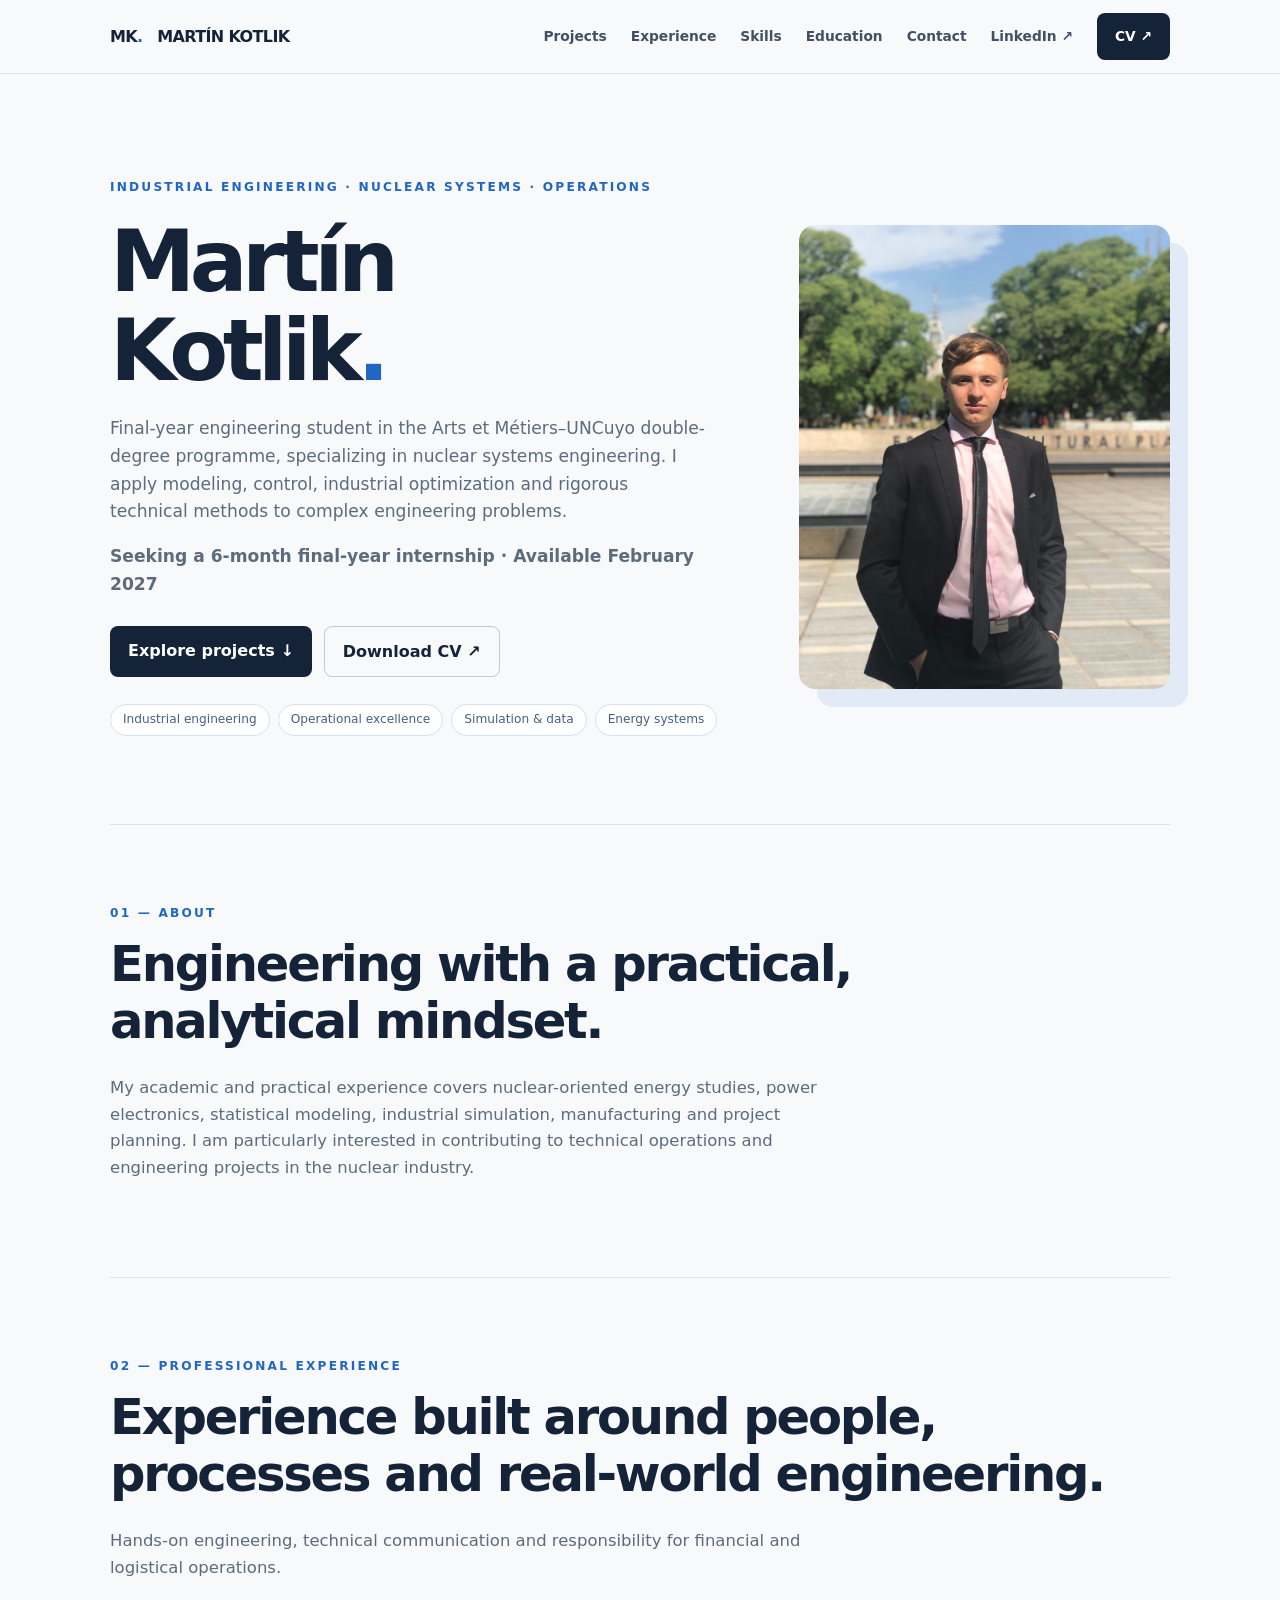
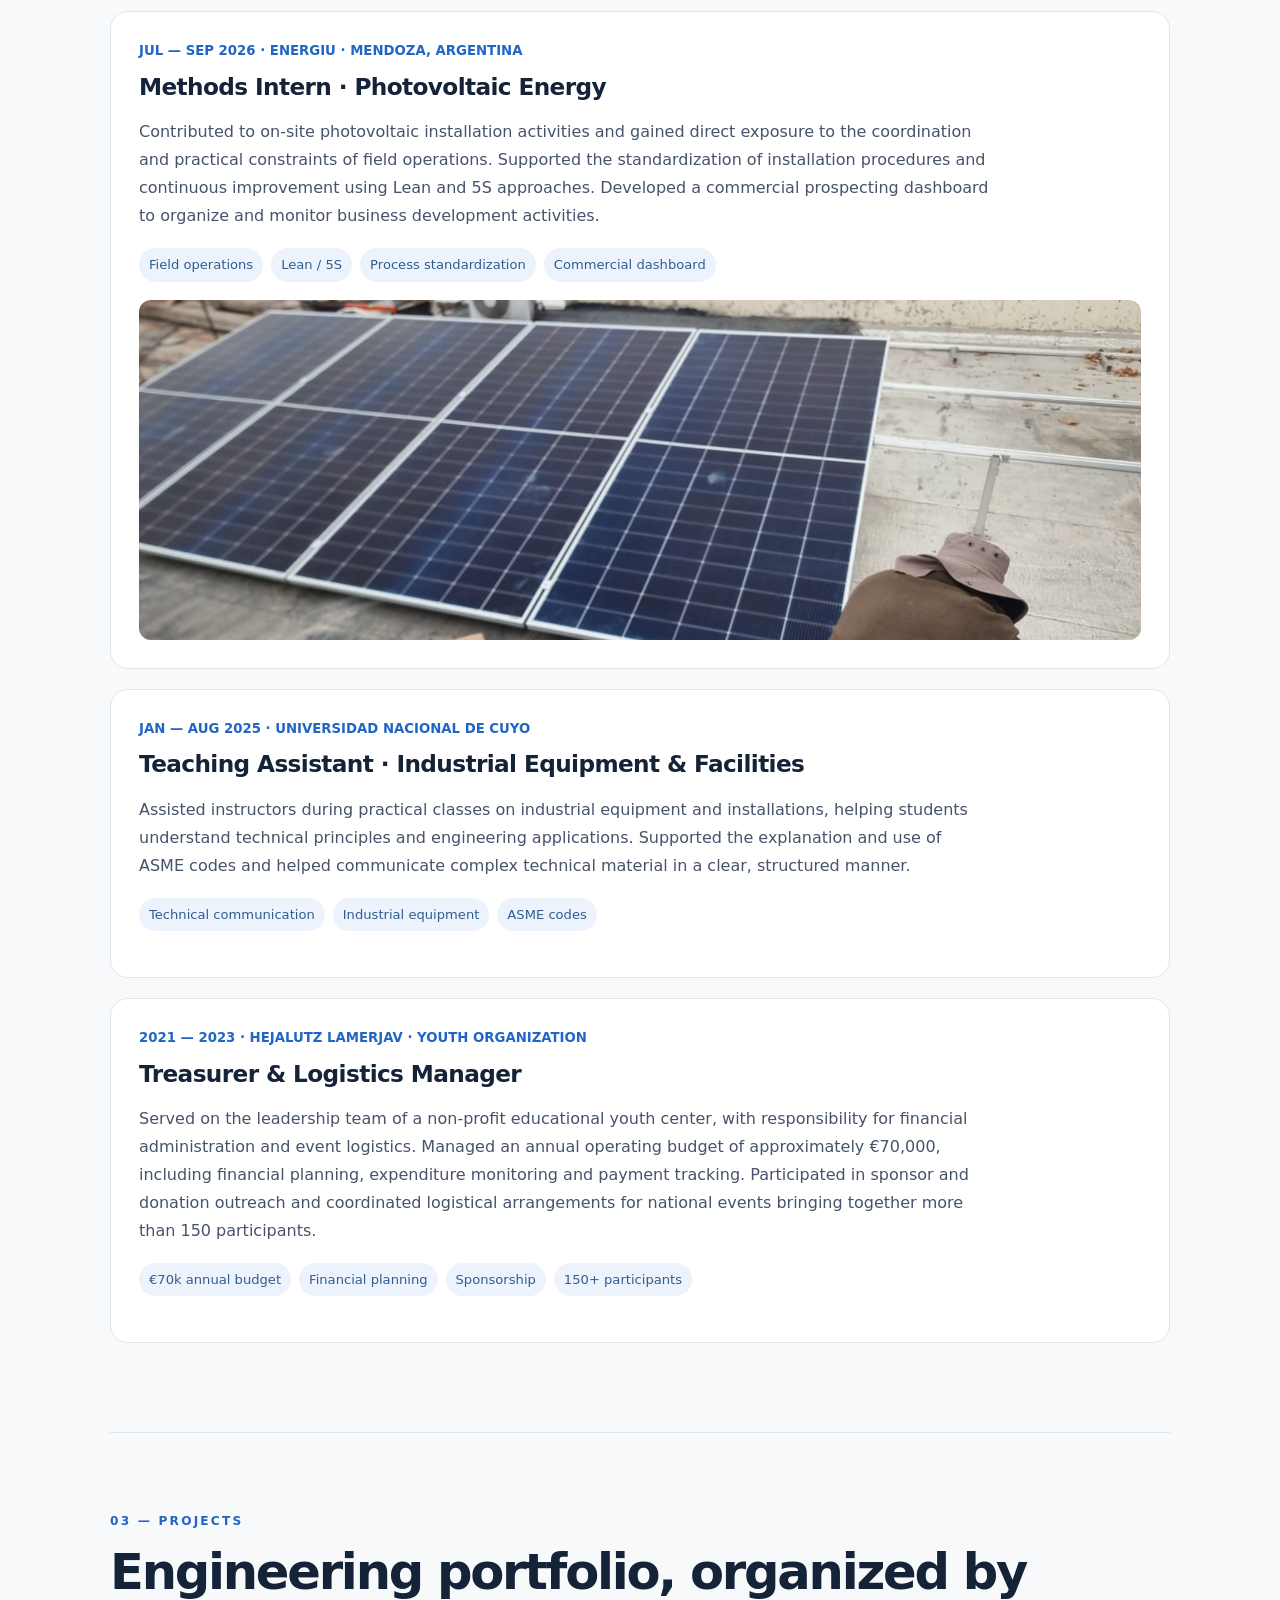
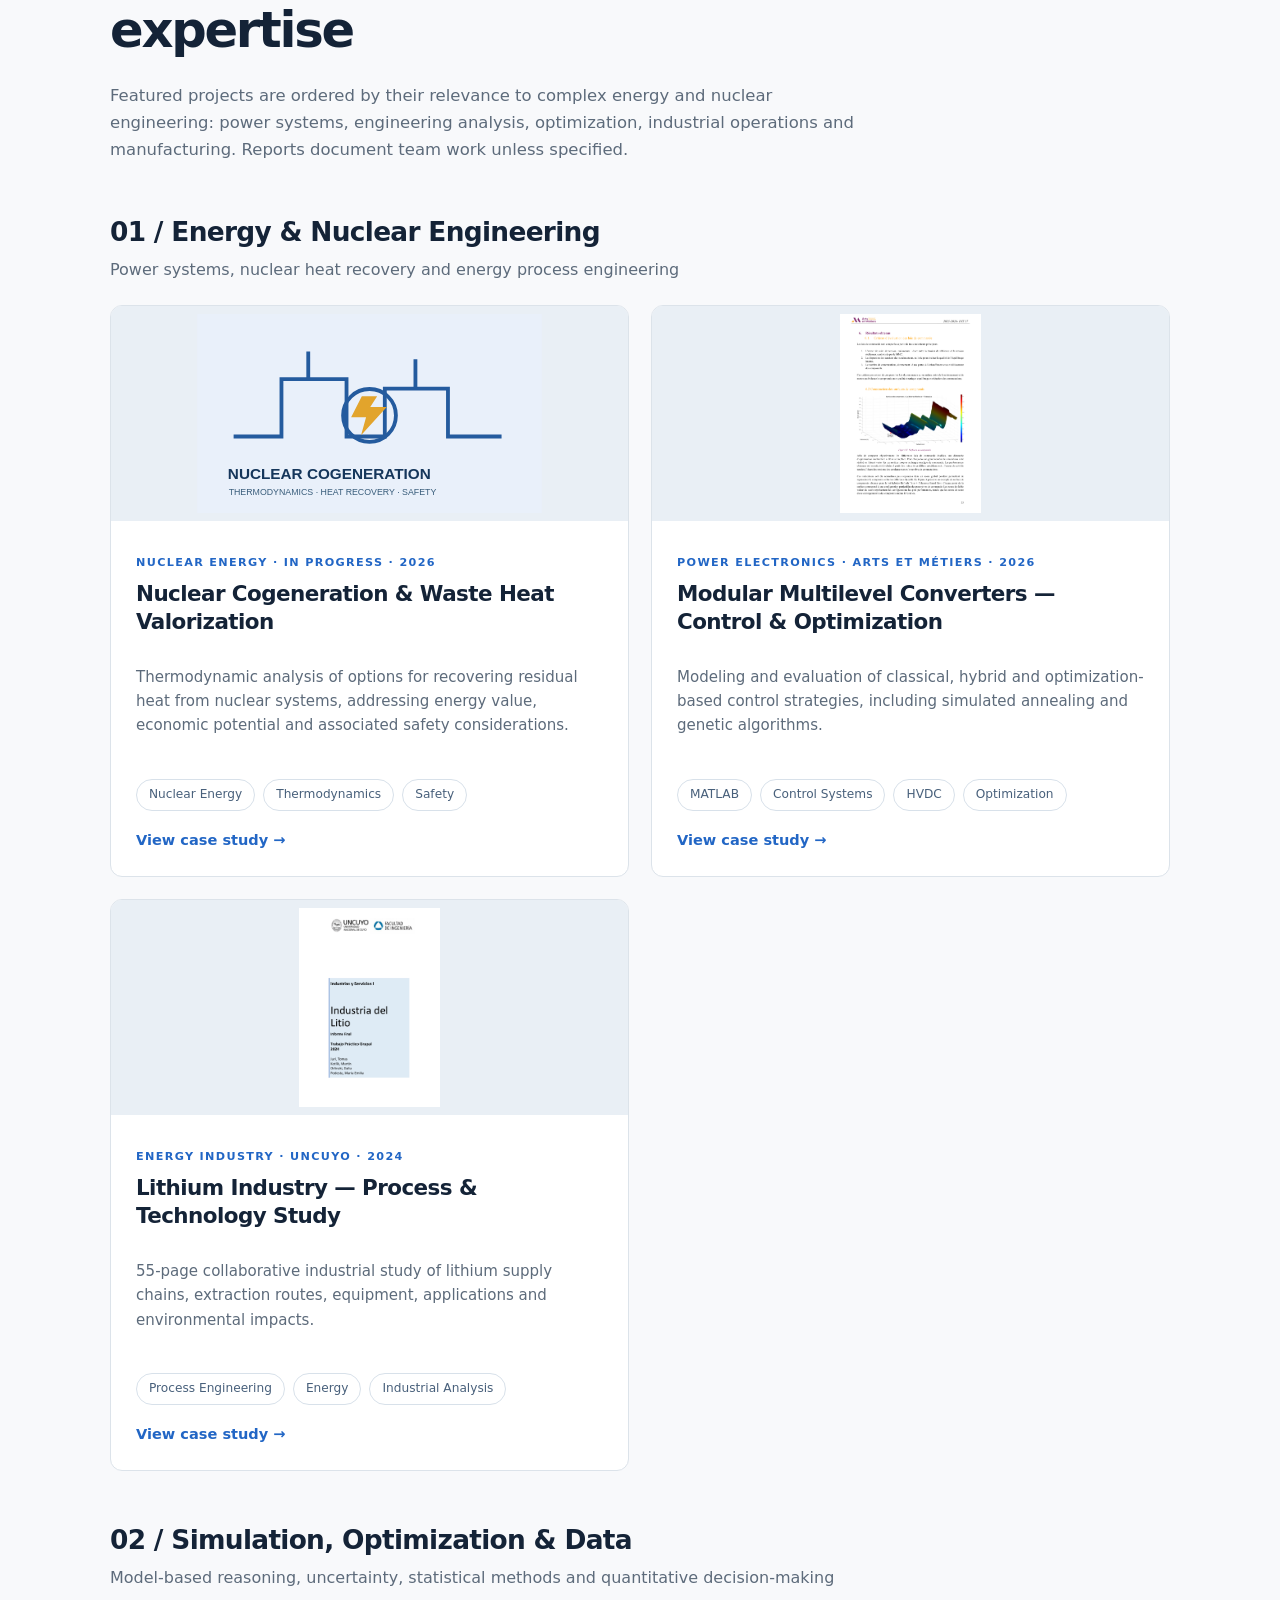
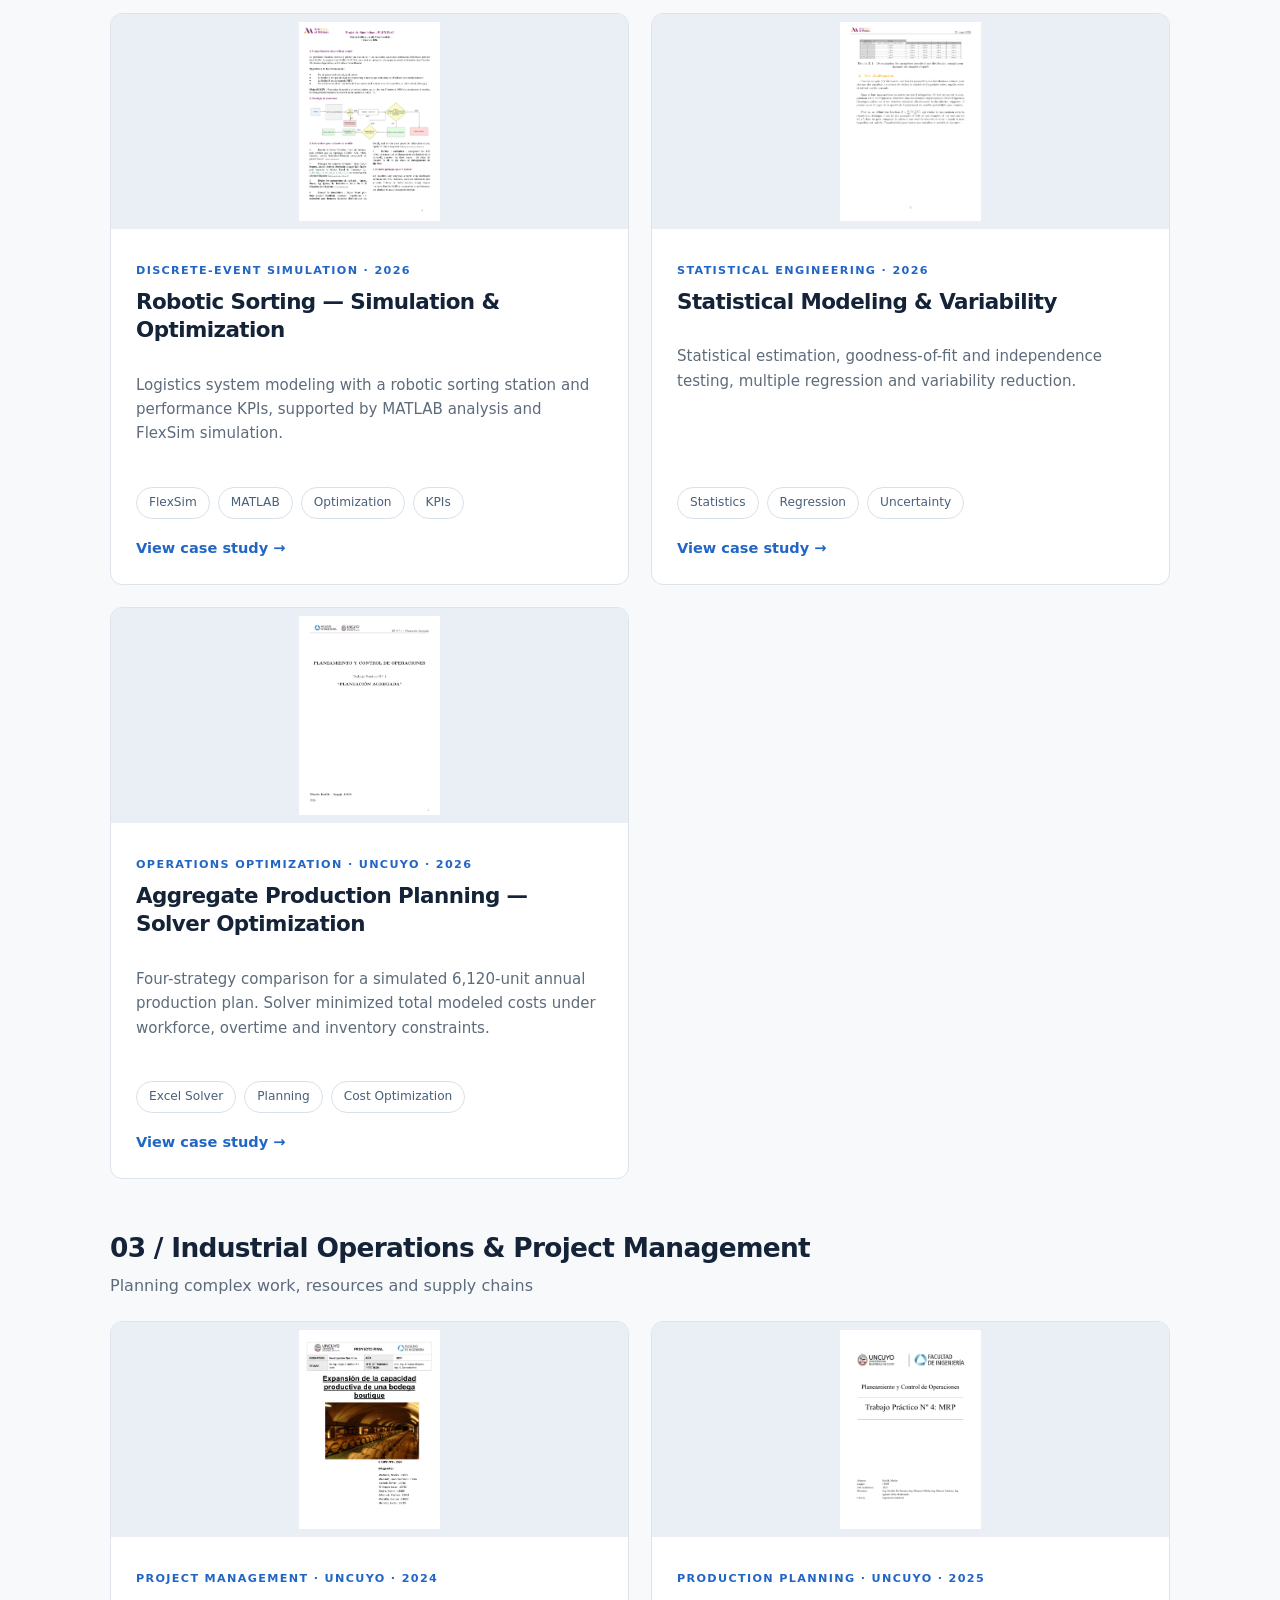
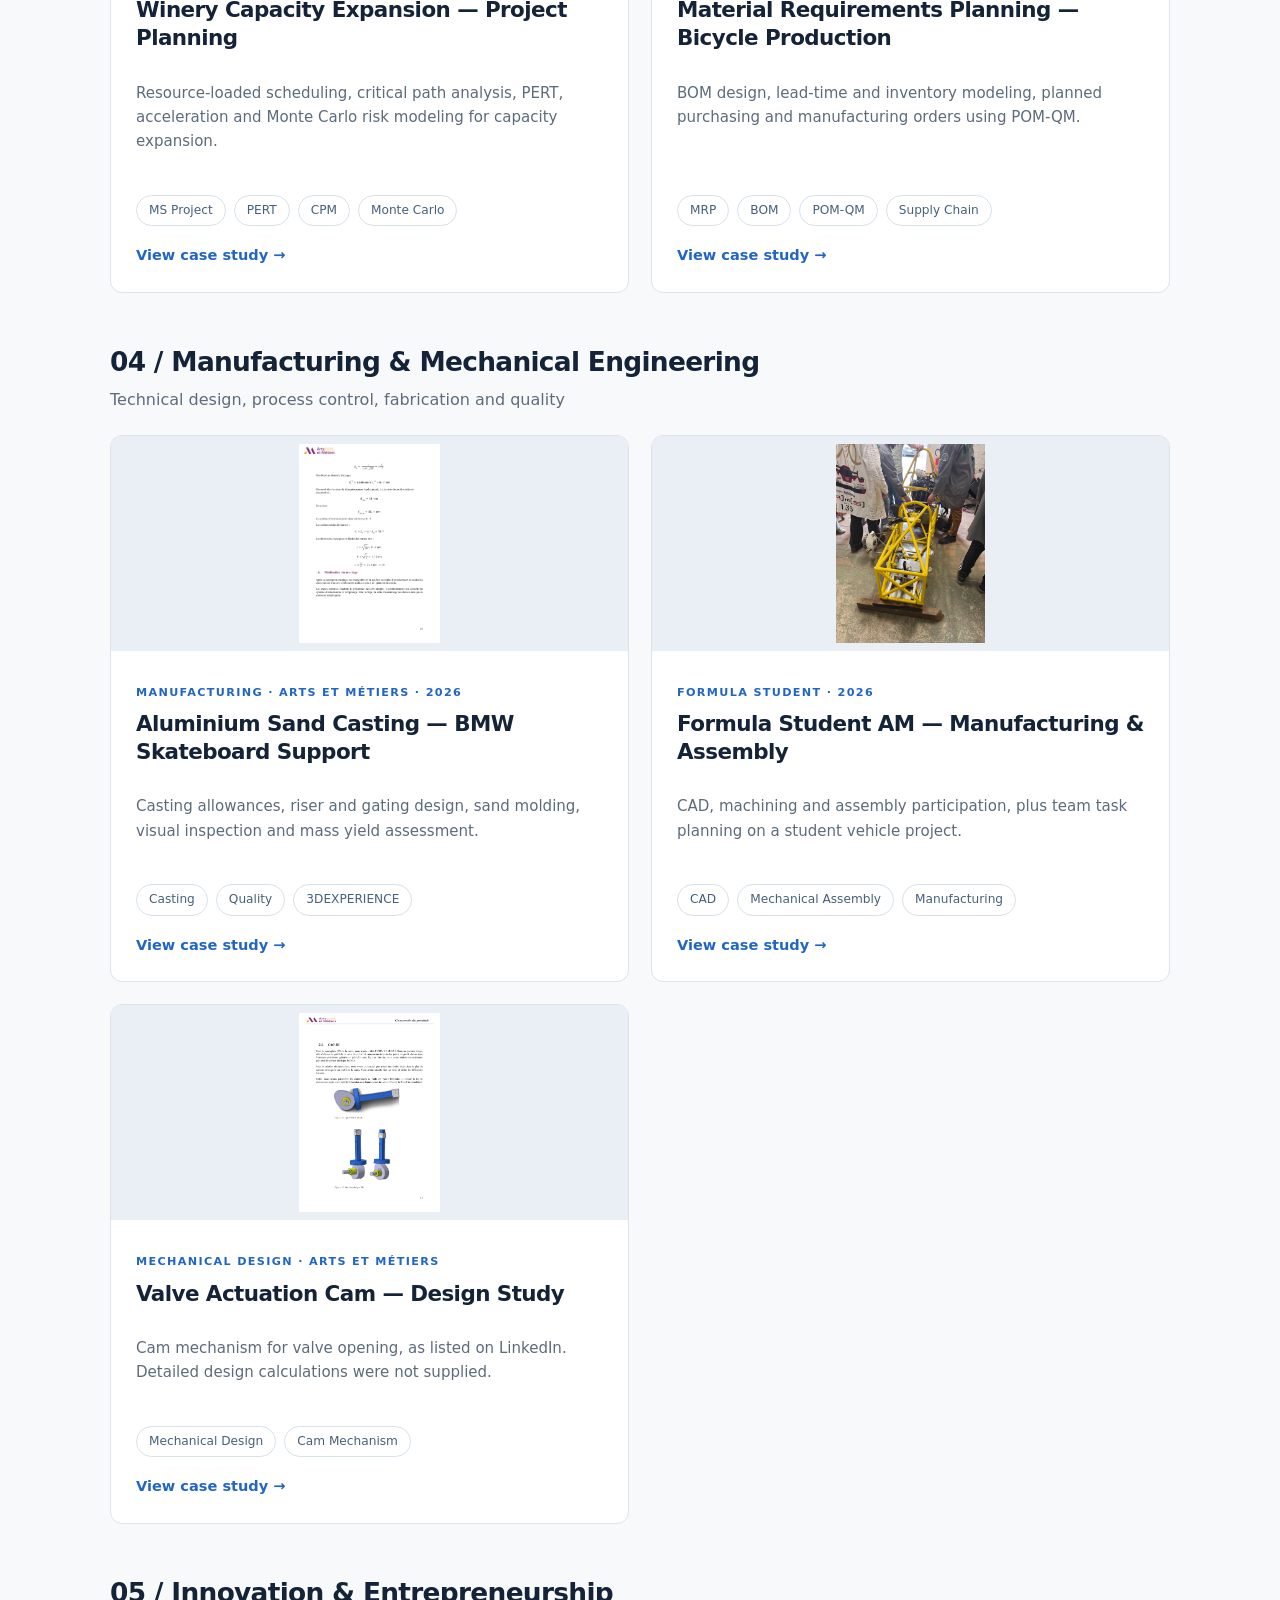
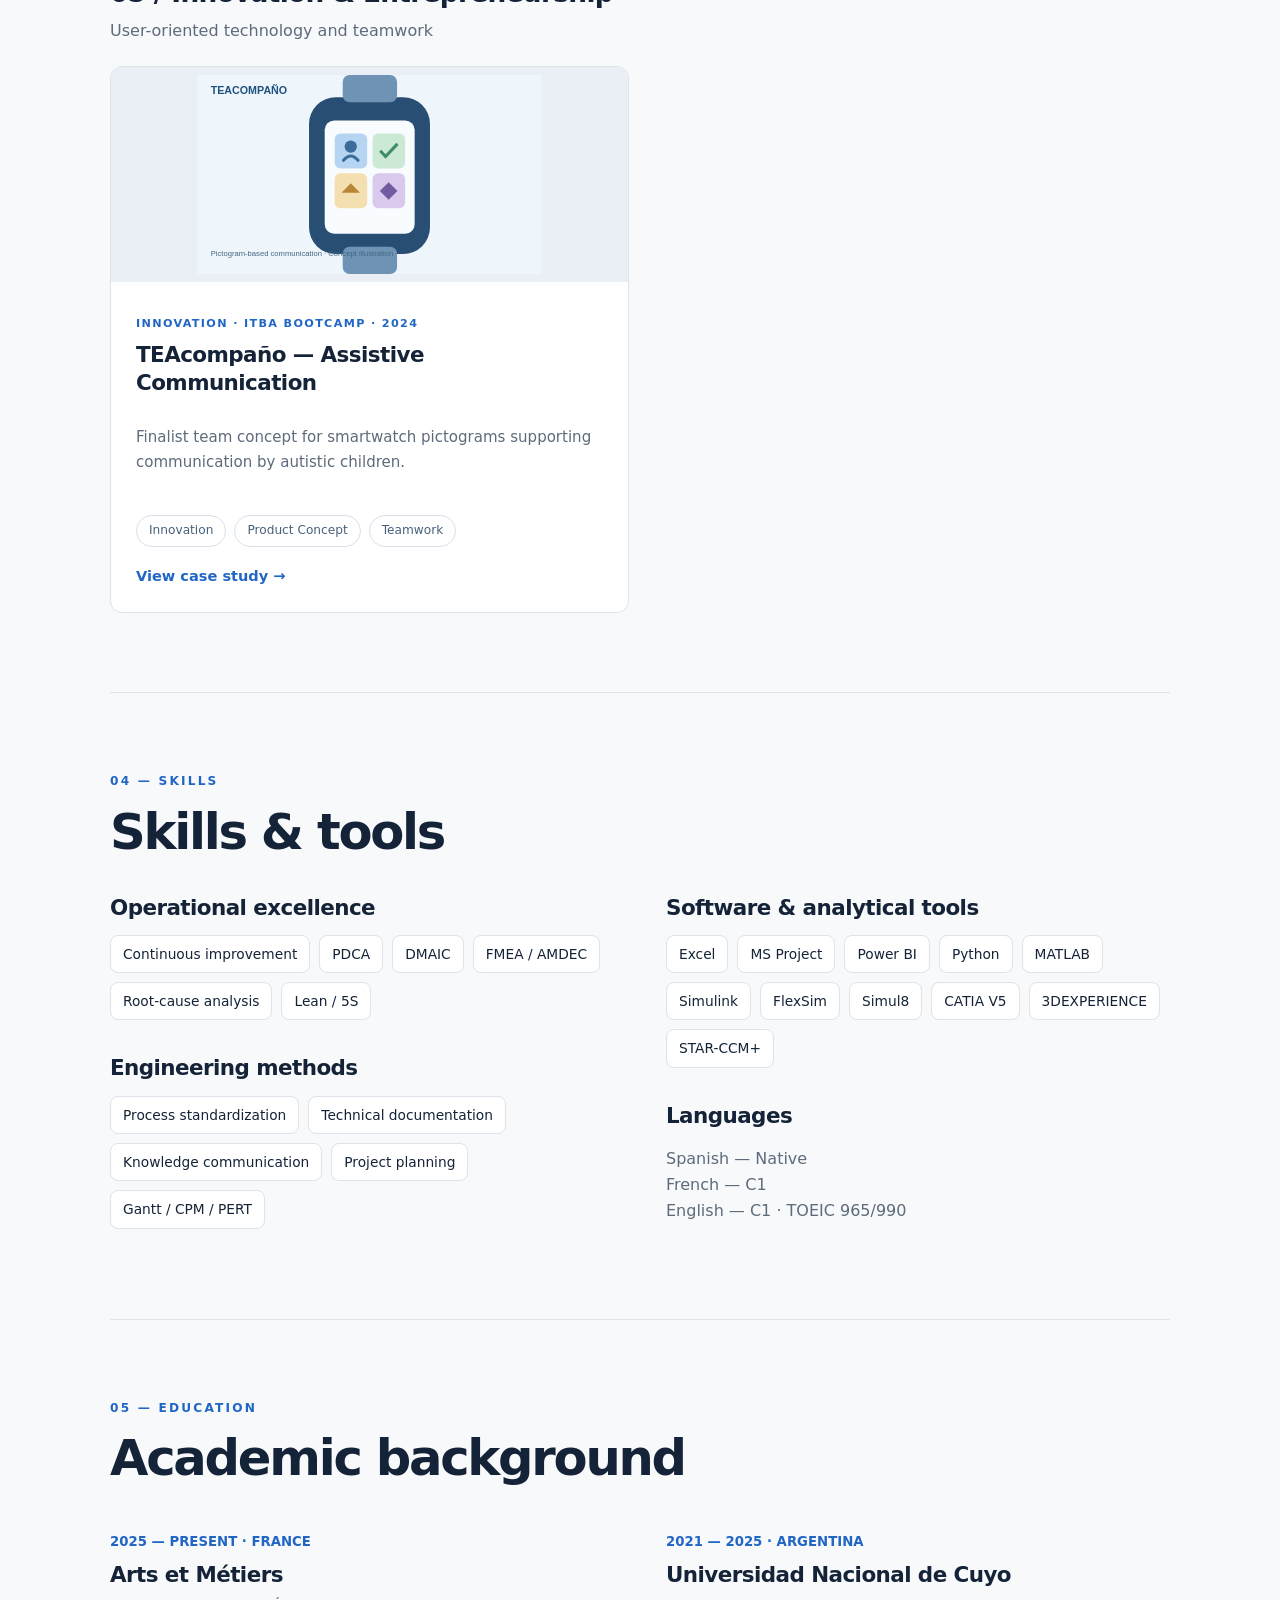
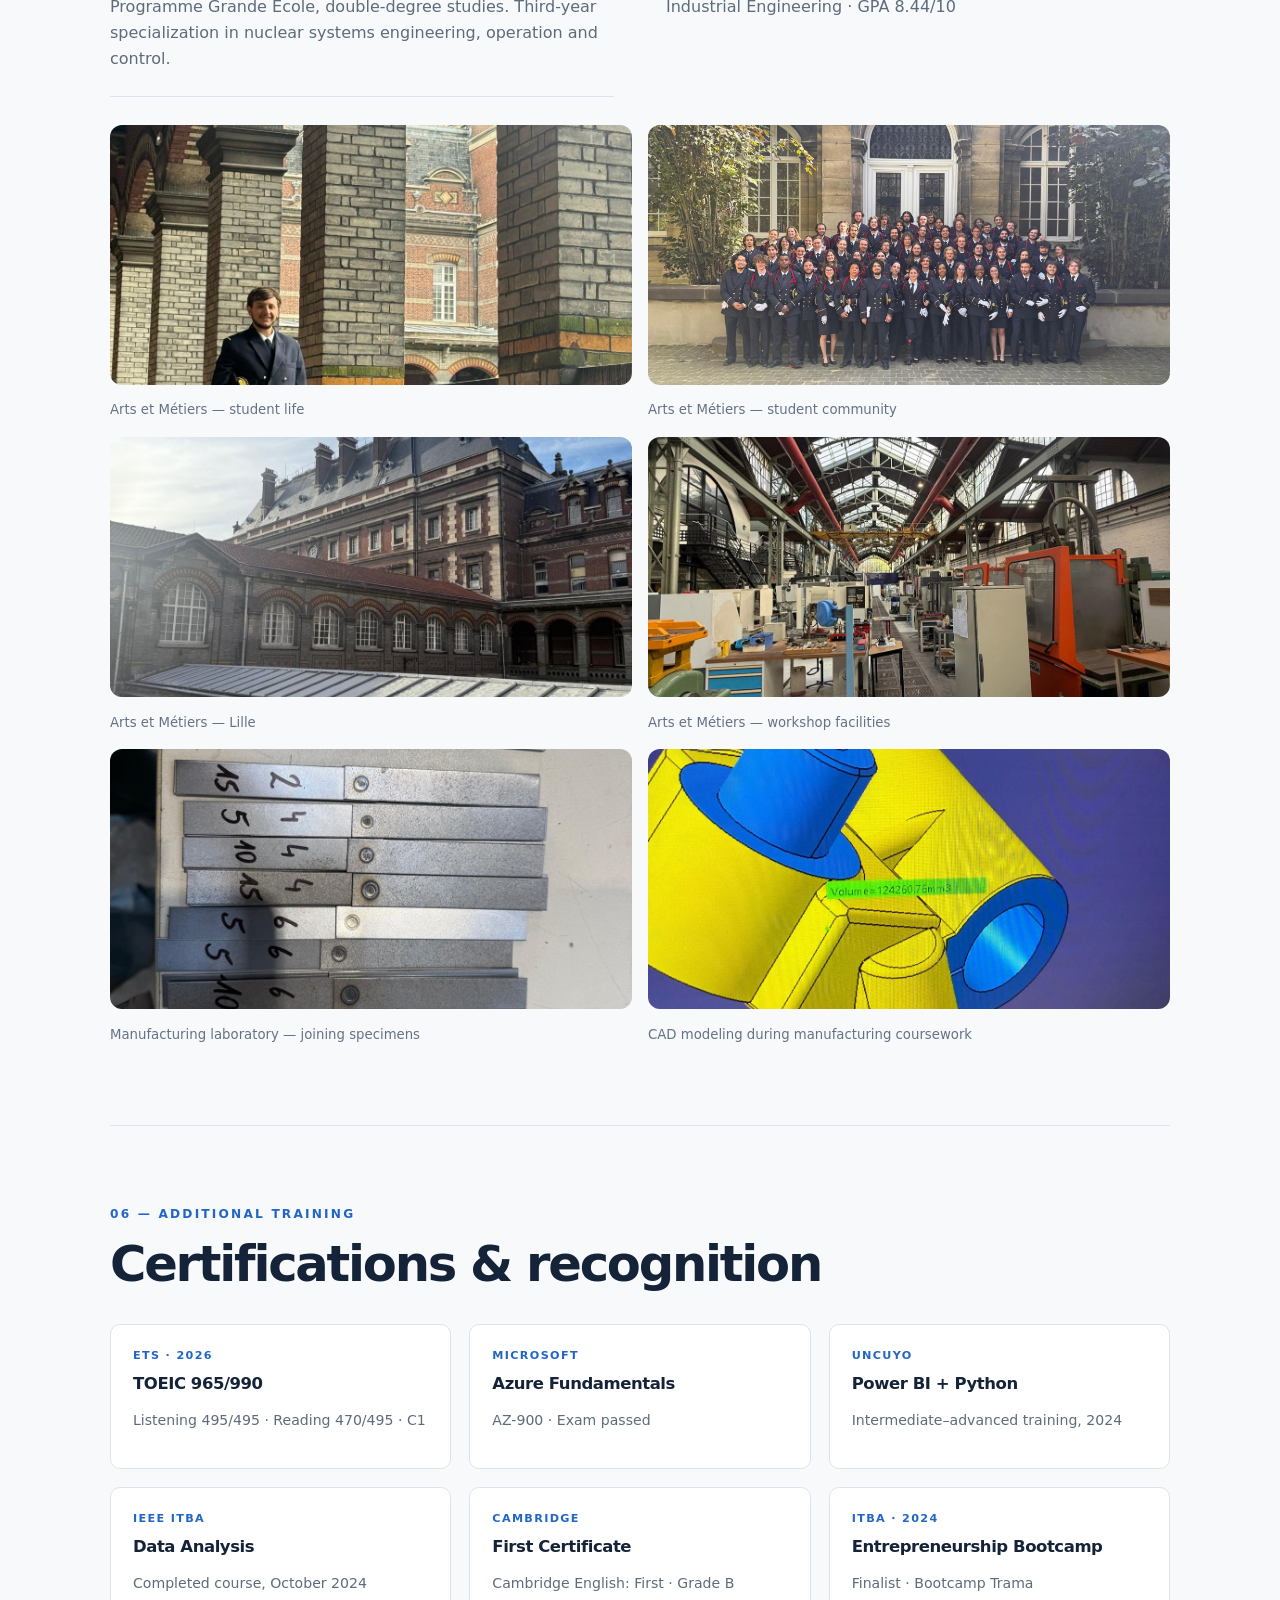
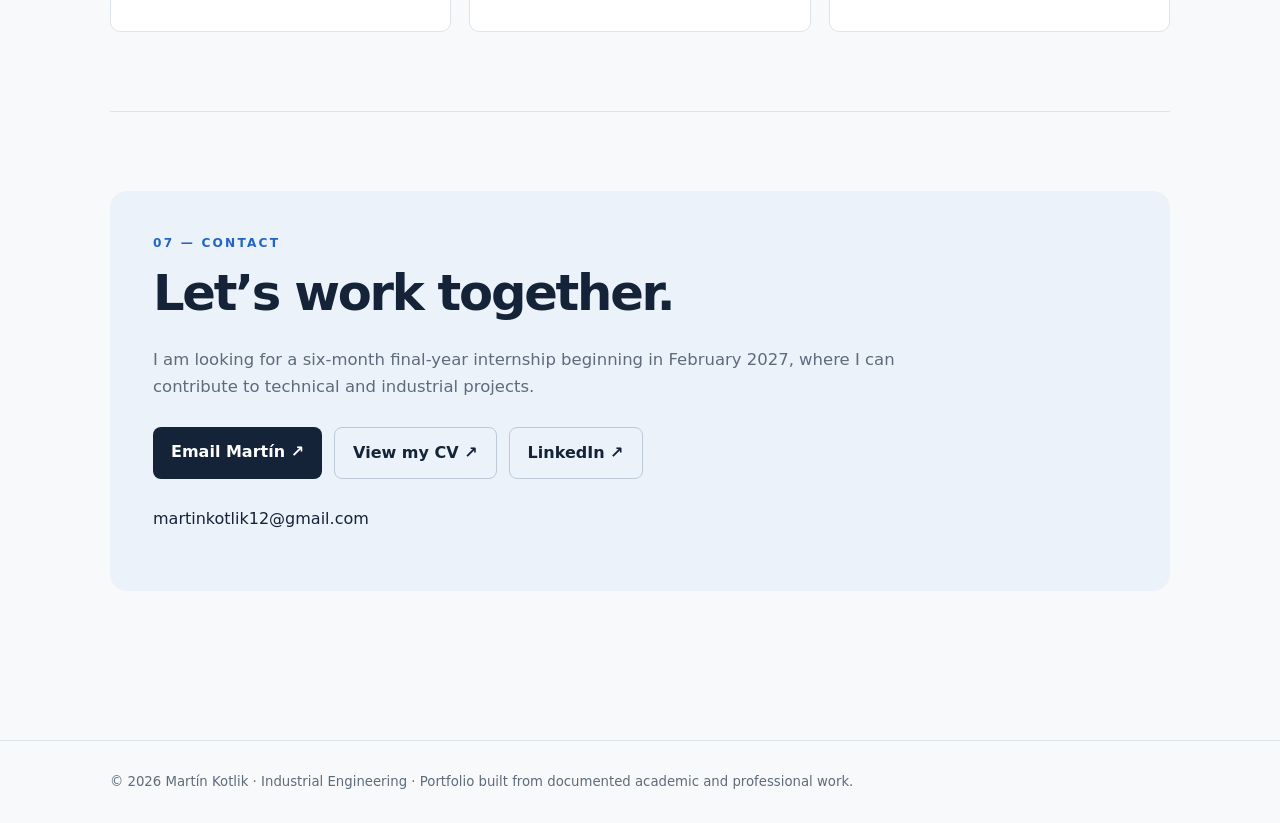
<file: index.html>
<!DOCTYPE html>

<html lang="en"><head><meta charset="utf-8"/><meta content="width=device-width, initial-scale=1" name="viewport"/><meta content="#f8f9fb" name="theme-color"/><meta content="Martín Kotlik — Industrial Engineering, operations, energy and technical projects portfolio." name="description"/><title>Industrial Engineering Portfolio | Martín Kotlik</title><link href="style.css" rel="stylesheet"/></head><body><header><nav class="nav"><a class="brand" href="index.html">MK<span style="color:#2266c5">.</span>   MARTÍN KOTLIK</a><div class="links"><a href="index.html#projects">Projects</a><a href="index.html#experience">Experience</a><a href="index.html#skills">Skills</a><a href="index.html#education">Education</a><a href="index.html#contact">Contact</a><a href="https://www.linkedin.com/in/mart%C3%ADn-kotlik/" rel="noopener noreferrer" target="_blank">LinkedIn ↗</a><a class="linkbtn" href="cv-martin-kotlik.pdf" rel="noopener" target="_blank">CV ↗</a></div></nav></header><main class="wrap"><div class="hero"><div><div class="eyebrow">INDUSTRIAL ENGINEERING · NUCLEAR SYSTEMS · OPERATIONS</div><h1>Martín<br/>Kotlik<span style="color:var(--blue)">.</span></h1><p class="lead">Final-year engineering student in the Arts et Métiers–UNCuyo double-degree programme, specializing in nuclear systems engineering. I apply modeling, control, industrial optimization and rigorous technical methods to complex engineering problems.</p><p class="lead"><strong>Seeking a 6-month final-year internship · Available February 2027</strong></p><div class="actions"><a class="primary" href="#projects">Explore projects ↓</a><a class="secondary" href="cv-martin-kotlik.pdf" rel="noopener" target="_blank">Download CV ↗</a></div><div class="pills"><span class="pill">Industrial engineering</span><span class="pill">Operational excellence</span><span class="pill">Simulation &amp; data</span><span class="pill">Energy systems</span></div></div><img alt="Portrait of Martín Kotlik" class="portrait" src="portrait.jpg"/></div><section id="about"><div class="sectionlabel">01 — ABOUT</div><h2>Engineering with a practical,<br/>analytical mindset.</h2><p class="intro">My academic and practical experience covers nuclear-oriented energy studies, power electronics, statistical modeling, industrial simulation, manufacturing and project planning. I am particularly interested in contributing to technical operations and engineering projects in the nuclear industry.</p></section><section id="experience"><div class="sectionlabel">02 — PROFESSIONAL EXPERIENCE</div><h2>Experience built around people, processes and real-world engineering.</h2><p class="intro">Hands-on engineering, technical communication and responsibility for financial and logistical operations.</p><div class="experience-list">
<article class="experience-feature"><div class="meta">JUL — SEP 2026 · ENERGIU · MENDOZA, ARGENTINA</div><h3>Methods Intern · Photovoltaic Energy</h3><p>Contributed to on-site photovoltaic installation activities and gained direct exposure to the coordination and practical constraints of field operations. Supported the standardization of installation procedures and continuous improvement using Lean and 5S approaches. Developed a commercial prospecting dashboard to organize and monitor business development activities.</p><div class="experience-tags"><span>Field operations</span><span>Lean / 5S</span><span>Process standardization</span><span>Commercial dashboard</span></div><img alt="Photovoltaic installation work at Energiu" class="experience-wide" loading="lazy" src="energiu-solar-installation.jpg"/></article>
<article class="experience-feature"><div class="meta">JAN — AUG 2025 · UNIVERSIDAD NACIONAL DE CUYO</div><h3>Teaching Assistant · Industrial Equipment &amp; Facilities</h3><p>Assisted instructors during practical classes on industrial equipment and installations, helping students understand technical principles and engineering applications. Supported the explanation and use of ASME codes and helped communicate complex technical material in a clear, structured manner.</p><div class="experience-tags"><span>Technical communication</span><span>Industrial equipment</span><span>ASME codes</span></div></article>
<article class="experience-feature"><div class="meta">2021 — 2023 · HEJALUTZ LAMERJAV · YOUTH ORGANIZATION</div><h3>Treasurer &amp; Logistics Manager</h3><p>Served on the leadership team of a non-profit educational youth center, with responsibility for financial administration and event logistics. Managed an annual operating budget of approximately €70,000, including financial planning, expenditure monitoring and payment tracking. Participated in sponsor and donation outreach and coordinated logistical arrangements for national events bringing together more than 150 participants.</p><div class="experience-tags"><span>€70k annual budget</span><span>Financial planning</span><span>Sponsorship</span><span>150+ participants</span></div></article>
</div></section><section id="projects"><div class="sectionlabel">03 — PROJECTS</div><h2>Engineering portfolio, organized by expertise</h2><p class="intro">Featured projects are ordered by their relevance to complex energy and nuclear engineering: power systems, engineering analysis, optimization, industrial operations and manufacturing. Reports document team work unless specified.</p><div class="project-category" id="category-energy"><h3 class="category-heading">01 / Energy &amp; Nuclear Engineering</h3><p class="category-desc">Power systems, nuclear heat recovery and energy process engineering</p><div class="grid"><article class="card"><a href="cogeneration.html"><img alt="Nuclear Cogeneration &amp; Waste Heat Valorization" class="thumb" loading="lazy" src="cogeneration.svg"/></a><div class="cardbody"><div class="small">NUCLEAR ENERGY · IN PROGRESS · 2026</div><h3>Nuclear Cogeneration &amp; Waste Heat Valorization</h3><p>Thermodynamic analysis of options for recovering residual heat from nuclear systems, addressing energy value, economic potential and associated safety considerations.</p><div class="pills"><span class="pill">Nuclear Energy</span><span class="pill">Thermodynamics</span><span class="pill">Safety</span></div><a class="read" href="cogeneration.html">View case study →</a></div></article><article class="card"><a href="mmc.html"><img alt="Modular Multilevel Converters — Control &amp; Optimization" class="thumb" loading="lazy" src="mmc.png"/></a><div class="cardbody"><div class="small">POWER ELECTRONICS · ARTS ET MÉTIERS · 2026</div><h3>Modular Multilevel Converters — Control &amp; Optimization</h3><p>Modeling and evaluation of classical, hybrid and optimization-based control strategies, including simulated annealing and genetic algorithms.</p><div class="pills"><span class="pill">MATLAB</span><span class="pill">Control Systems</span><span class="pill">HVDC</span><span class="pill">Optimization</span></div><a class="read" href="mmc.html">View case study →</a></div></article><article class="card"><a href="lithium.html"><img alt="Lithium Industry — Process &amp; Technology Study" class="thumb" loading="lazy" src="lithium.png"/></a><div class="cardbody"><div class="small">ENERGY INDUSTRY · UNCUYO · 2024</div><h3>Lithium Industry — Process &amp; Technology Study</h3><p>55-page collaborative industrial study of lithium supply chains, extraction routes, equipment, applications and environmental impacts.</p><div class="pills"><span class="pill">Process Engineering</span><span class="pill">Energy</span><span class="pill">Industrial Analysis</span></div><a class="read" href="lithium.html">View case study →</a></div></article></div></div><div class="project-category" id="category-simulation"><h3 class="category-heading">02 / Simulation, Optimization &amp; Data</h3><p class="category-desc">Model-based reasoning, uncertainty, statistical methods and quantitative decision-making</p><div class="grid"><article class="card"><a href="flexibac.html"><img alt="Robotic Sorting — Simulation &amp; Optimization" class="thumb" loading="lazy" src="flexibac.png"/></a><div class="cardbody"><div class="small">DISCRETE-EVENT SIMULATION · 2026</div><h3>Robotic Sorting — Simulation &amp; Optimization</h3><p>Logistics system modeling with a robotic sorting station and performance KPIs, supported by MATLAB analysis and FlexSim simulation.</p><div class="pills"><span class="pill">FlexSim</span><span class="pill">MATLAB</span><span class="pill">Optimization</span><span class="pill">KPIs</span></div><a class="read" href="flexibac.html">View case study →</a></div></article><article class="card"><a href="statistics.html"><img alt="Statistical Modeling &amp; Variability" class="thumb" loading="lazy" src="statistics.png"/></a><div class="cardbody"><div class="small">STATISTICAL ENGINEERING · 2026</div><h3>Statistical Modeling &amp; Variability</h3><p>Statistical estimation, goodness-of-fit and independence testing, multiple regression and variability reduction.</p><div class="pills"><span class="pill">Statistics</span><span class="pill">Regression</span><span class="pill">Uncertainty</span></div><a class="read" href="statistics.html">View case study →</a></div></article><article class="card"><a href="aggregate.html"><img alt="Aggregate Production Planning — Solver Optimization" class="thumb" loading="lazy" src="aggregate.png"/></a><div class="cardbody"><div class="small">OPERATIONS OPTIMIZATION · UNCUYO · 2026</div><h3>Aggregate Production Planning — Solver Optimization</h3><p>Four-strategy comparison for a simulated 6,120-unit annual production plan. Solver minimized total modeled costs under workforce, overtime and inventory constraints.</p><div class="pills"><span class="pill">Excel Solver</span><span class="pill">Planning</span><span class="pill">Cost Optimization</span></div><a class="read" href="aggregate.html">View case study →</a></div></article></div></div><div class="project-category" id="category-operations"><h3 class="category-heading">03 / Industrial Operations &amp; Project Management</h3><p class="category-desc">Planning complex work, resources and supply chains</p><div class="grid"><article class="card"><a href="winery.html"><img alt="Winery Capacity Expansion — Project Planning" class="thumb" loading="lazy" src="winery.png"/></a><div class="cardbody"><div class="small">PROJECT MANAGEMENT · UNCUYO · 2024</div><h3>Winery Capacity Expansion — Project Planning</h3><p>Resource-loaded scheduling, critical path analysis, PERT, acceleration and Monte Carlo risk modeling for capacity expansion.</p><div class="pills"><span class="pill">MS Project</span><span class="pill">PERT</span><span class="pill">CPM</span><span class="pill">Monte Carlo</span></div><a class="read" href="winery.html">View case study →</a></div></article><article class="card"><a href="mrp.html"><img alt="Material Requirements Planning — Bicycle Production" class="thumb" loading="lazy" src="mrp.png"/></a><div class="cardbody"><div class="small">PRODUCTION PLANNING · UNCUYO · 2025</div><h3>Material Requirements Planning — Bicycle Production</h3><p>BOM design, lead-time and inventory modeling, planned purchasing and manufacturing orders using POM-QM.</p><div class="pills"><span class="pill">MRP</span><span class="pill">BOM</span><span class="pill">POM-QM</span><span class="pill">Supply Chain</span></div><a class="read" href="mrp.html">View case study →</a></div></article></div></div><div class="project-category" id="category-manufacturing"><h3 class="category-heading">04 / Manufacturing &amp; Mechanical Engineering</h3><p class="category-desc">Technical design, process control, fabrication and quality</p><div class="grid"><article class="card"><a href="foundry.html"><img alt="Aluminium Sand Casting — BMW Skateboard Support" class="thumb" loading="lazy" src="foundry.png"/></a><div class="cardbody"><div class="small">MANUFACTURING · ARTS ET MÉTIERS · 2026</div><h3>Aluminium Sand Casting — BMW Skateboard Support</h3><p>Casting allowances, riser and gating design, sand molding, visual inspection and mass yield assessment.</p><div class="pills"><span class="pill">Casting</span><span class="pill">Quality</span><span class="pill">3DEXPERIENCE</span></div><a class="read" href="foundry.html">View case study →</a></div></article><article class="card"><a href="formula-student.html"><img alt="Formula Student AM — Manufacturing &amp; Assembly" class="thumb" loading="lazy" src="formula-student-chassis.jpg"/></a><div class="cardbody"><div class="small">FORMULA STUDENT · 2026</div><h3>Formula Student AM — Manufacturing &amp; Assembly</h3><p>CAD, machining and assembly participation, plus team task planning on a student vehicle project.</p><div class="pills"><span class="pill">CAD</span><span class="pill">Mechanical Assembly</span><span class="pill">Manufacturing</span></div><a class="read" href="formula-student.html">View case study →</a></div></article><article class="card"><a href="cam-design.html"><img alt="Valve Actuation Cam — Design Study" class="thumb" loading="lazy" src="cam-report-cad.png"/></a><div class="cardbody"><div class="small">MECHANICAL DESIGN · ARTS ET MÉTIERS</div><h3>Valve Actuation Cam — Design Study</h3><p>Cam mechanism for valve opening, as listed on LinkedIn. Detailed design calculations were not supplied.</p><div class="pills"><span class="pill">Mechanical Design</span><span class="pill">Cam Mechanism</span></div><a class="read" href="cam-design.html">View case study →</a></div></article></div></div><div class="project-category" id="category-innovation"><h3 class="category-heading">05 / Innovation &amp; Entrepreneurship</h3><p class="category-desc">User-oriented technology and teamwork</p><div class="grid"><article class="card"><a href="teacompano.html"><img alt="TEAcompaño — Assistive Communication" class="thumb" loading="lazy" src="teacompano.svg"/></a><div class="cardbody"><div class="small">INNOVATION · ITBA BOOTCAMP · 2024</div><h3>TEAcompaño — Assistive Communication</h3><p>Finalist team concept for smartwatch pictograms supporting communication by autistic children.</p><div class="pills"><span class="pill">Innovation</span><span class="pill">Product Concept</span><span class="pill">Teamwork</span></div><a class="read" href="teacompano.html">View case study →</a></div></article></div></div></section><section id="skills"><div class="sectionlabel">04 — SKILLS</div><h2>Skills &amp; tools</h2><div class="cols"><div><h3>Operational excellence</h3><div class="skilllist"><span>Continuous improvement</span><span>PDCA</span><span>DMAIC</span><span>FMEA / AMDEC</span><span>Root-cause analysis</span><span>Lean / 5S</span></div><h3 style="margin-top:34px">Engineering methods</h3><div class="skilllist"><span>Process standardization</span><span>Technical documentation</span><span>Knowledge communication</span><span>Project planning</span><span>Gantt / CPM / PERT</span></div></div><div><h3>Software &amp; analytical tools</h3><div class="skilllist"><span>Excel</span><span>MS Project</span><span>Power BI</span><span>Python</span><span>MATLAB</span><span>Simulink</span><span>FlexSim</span><span>Simul8</span><span>CATIA V5</span><span>3DEXPERIENCE</span><span>STAR-CCM+</span></div><h3 style="margin-top:34px">Languages</h3><p class="lang">Spanish — Native<br/>French — C1<br/>English — C1 · TOEIC 965/990</p></div></div></section><section id="education"><div class="sectionlabel">05 — EDUCATION</div><h2>Academic background</h2><div class="cols"><div class="entry"><div class="meta">2025 — PRESENT · FRANCE</div><h3>Arts et Métiers</h3><p>Programme Grande École, double-degree studies. Third-year specialization in nuclear systems engineering, operation and control.</p></div><div class="entry"><div class="meta">2021 — 2025 · ARGENTINA</div><h3>Universidad Nacional de Cuyo</h3><p>Industrial Engineering · GPA 8.44/10</p></div></div><div class="education-gallery"><figure><img alt="Martín at Arts et Métiers in the student uniform" loading="lazy" src="ensam-uniform.jpg"/><figcaption>Arts et Métiers — student life</figcaption></figure><figure><img alt="Arts et Métiers student group in uniform" loading="lazy" src="ensam-group.jpg"/><figcaption>Arts et Métiers — student community</figcaption></figure><figure><img alt="Arts et Métiers campus architecture" loading="lazy" src="ensam-campus.jpg"/><figcaption>Arts et Métiers — Lille</figcaption></figure><figure><img alt="Arts et Métiers industrial workshop" loading="lazy" src="ensam-workshop.jpg"/><figcaption>Arts et Métiers — workshop facilities</figcaption></figure><figure><img alt="Manufacturing laboratory — joining specimens" loading="lazy" src="manufacturing-test-pieces.jpg"/><figcaption>Manufacturing laboratory — joining specimens</figcaption></figure><figure><img alt="CAD modeling during manufacturing coursework" loading="lazy" src="cam-cad.jpg"/><figcaption>CAD modeling during manufacturing coursework</figcaption></figure></div></section><section id="certifications"><div class="sectionlabel">06 — ADDITIONAL TRAINING</div><h2>Certifications &amp; recognition</h2><div class="certs"><div class="cert"><div class="small">ETS · 2026</div><h3>TOEIC 965/990</h3><p>Listening 495/495 · Reading 470/495 · C1</p></div><div class="cert"><div class="small">MICROSOFT</div><h3>Azure Fundamentals</h3><p>AZ-900 · Exam passed</p></div><div class="cert"><div class="small">UNCUYO</div><h3>Power BI + Python</h3><p>Intermediate–advanced training, 2024</p></div><div class="cert"><div class="small">IEEE ITBA</div><h3>Data Analysis</h3><p>Completed course, October 2024</p></div><div class="cert"><div class="small">CAMBRIDGE</div><h3>First Certificate</h3><p>Cambridge English: First · Grade B</p></div><div class="cert"><div class="small">ITBA · 2024</div><h3>Entrepreneurship Bootcamp</h3><p>Finalist · Bootcamp Trama</p></div></div></section><section id="contact"><div class="contact"><div class="sectionlabel">07 — CONTACT</div><h2>Let’s work together.</h2><p class="intro">I am looking for a six-month final-year internship beginning in February 2027, where I can contribute to technical and industrial projects.</p><div class="actions"><a class="primary" href="mailto:martinkotlik12@gmail.com">Email Martín ↗</a><a class="secondary" href="cv-martin-kotlik.pdf" rel="noopener" target="_blank">View my CV ↗</a><a class="secondary" href="https://www.linkedin.com/in/mart%C3%ADn-kotlik/" rel="noopener noreferrer" target="_blank">LinkedIn ↗</a></div><p>martinkotlik12@gmail.com</p></div></section></main><footer><div class="wrap">© 2026 Martín Kotlik · Industrial Engineering · Portfolio built from documented academic and professional work.</div></footer></body></html>
</file>
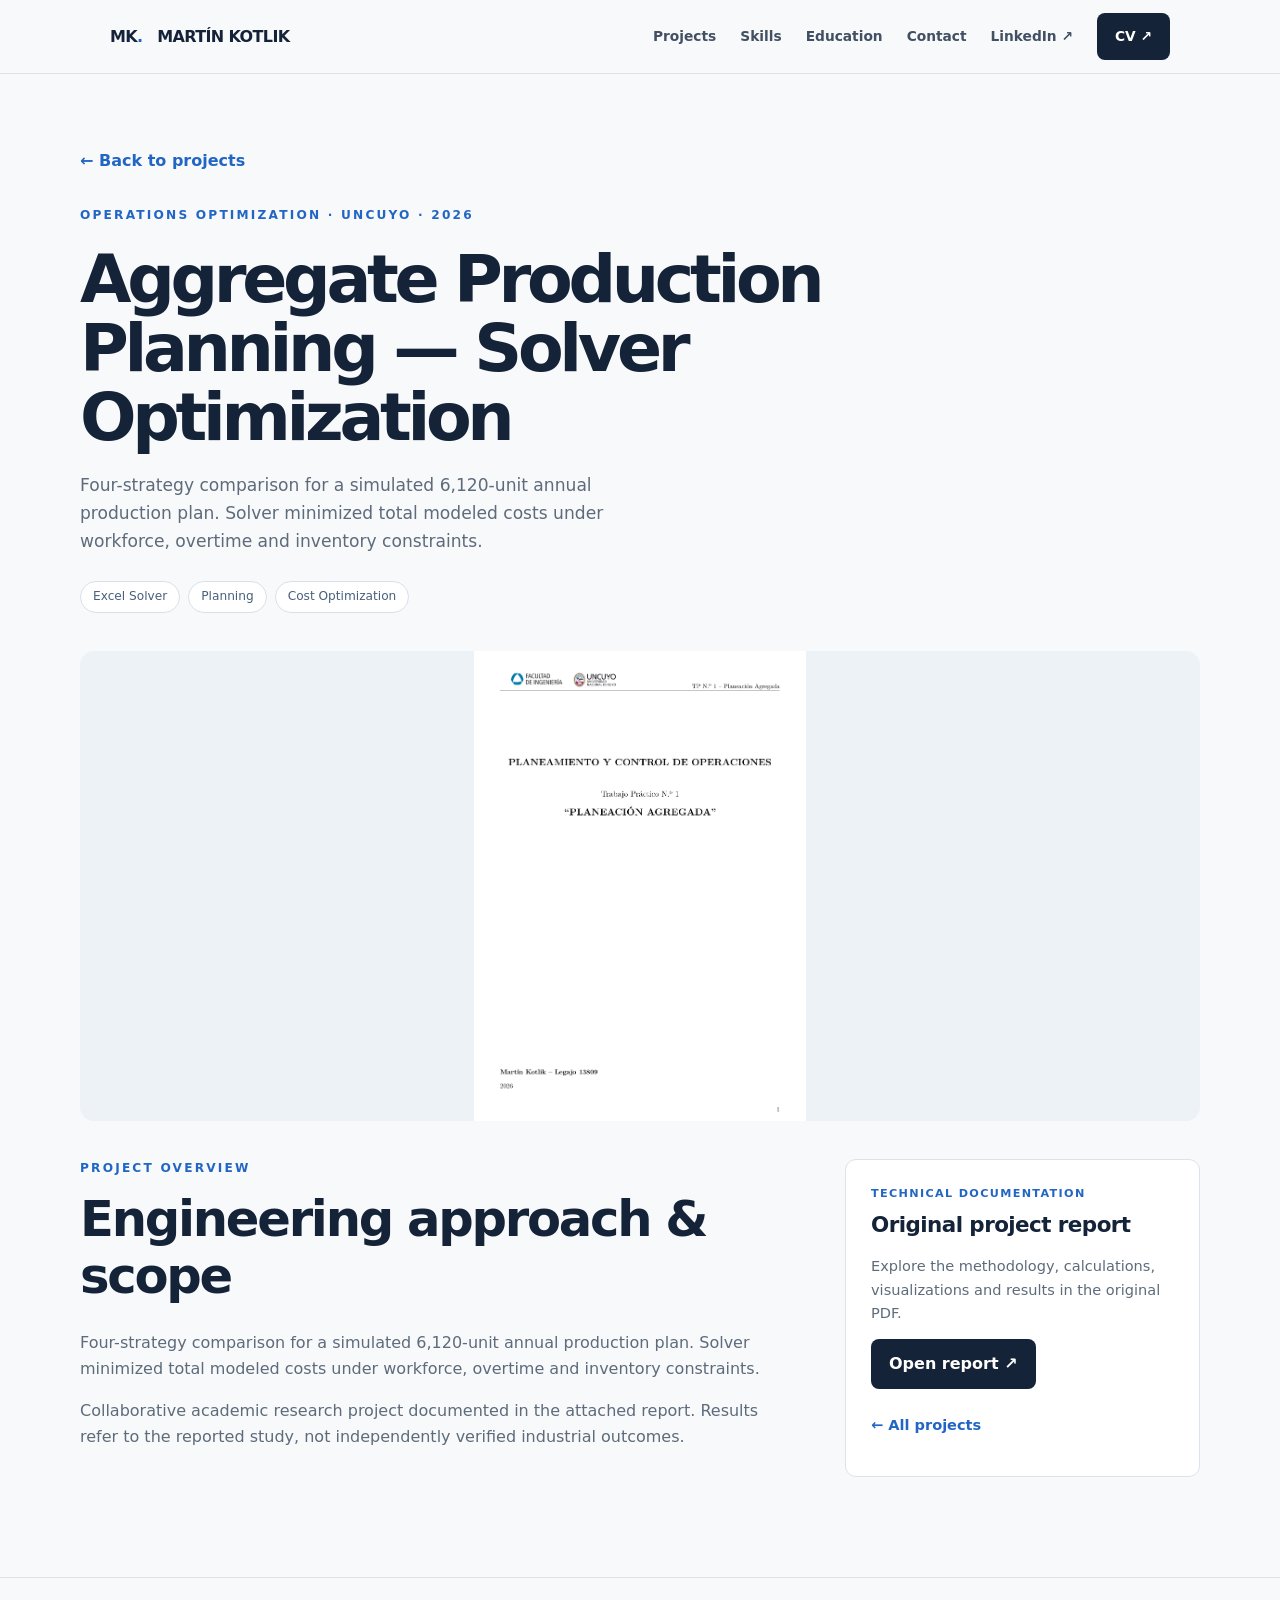
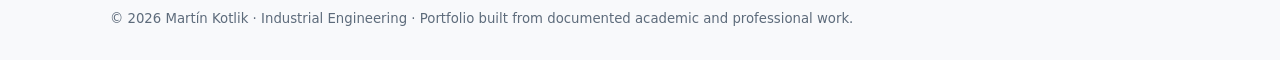
<file: aggregate.html>
<!DOCTYPE html>

<html lang="en"><head><meta charset="utf-8"/><meta content="width=device-width, initial-scale=1" name="viewport"/><meta content="#f8f9fb" name="theme-color"/><meta content="Martín Kotlik — Industrial Engineering, operations, energy and technical projects portfolio." name="description"/><title>Aggregate Production Planning — Solver Optimization | Martín Kotlik</title><link href="style.css" rel="stylesheet"/></head><body><header><nav class="nav"><a class="brand" href="index.html">MK<span style="color:#2266c5">.</span>   MARTÍN KOTLIK</a><div class="links"><a href="index.html#projects">Projects</a><a href="index.html#skills">Skills</a><a href="index.html#education">Education</a><a href="index.html#contact">Contact</a><a href="https://www.linkedin.com/in/mart%C3%ADn-kotlik/" rel="noopener noreferrer" target="_blank">LinkedIn ↗</a><a class="linkbtn" href="cv-martin-kotlik.pdf" rel="noopener" target="_blank">CV ↗</a></div></nav></header><main class="wrap case"><a class="back" href="index.html#projects">← Back to projects</a><div class="eyebrow" style="margin-top:32px">OPERATIONS OPTIMIZATION · UNCUYO · 2026</div><h1>Aggregate Production Planning — Solver Optimization</h1><p class="lead">Four-strategy comparison for a simulated 6,120-unit annual production plan. Solver minimized total modeled costs under workforce, overtime and inventory constraints.</p><div class="pills"><span class="pill">Excel Solver</span><span class="pill">Planning</span><span class="pill">Cost Optimization</span></div><img alt="Aggregate Production Planning — Solver Optimization" class="heroimage" src="aggregate.png"/><div class="casecontent"><div><div class="sectionlabel">PROJECT OVERVIEW</div><h2>Engineering approach &amp; scope</h2><p>Four-strategy comparison for a simulated 6,120-unit annual production plan. Solver minimized total modeled costs under workforce, overtime and inventory constraints.</p><p>Collaborative academic research project documented in the attached report. Results refer to the reported study, not independently verified industrial outcomes.</p></div><aside class="aside"><div class="small">Technical documentation</div><h3>Original project report</h3><p>Explore the methodology, calculations, visualizations and results in the original PDF.</p><a class="primary" href="aggregate.pdf" rel="noopener" target="_blank">Open report ↗</a><p style="margin-top:24px"><a class="back" href="index.html#projects">← All projects</a></p></aside></div></main><footer><div class="wrap">© 2026 Martín Kotlik · Industrial Engineering · Portfolio built from documented academic and professional work.</div></footer></body></html>
</file>
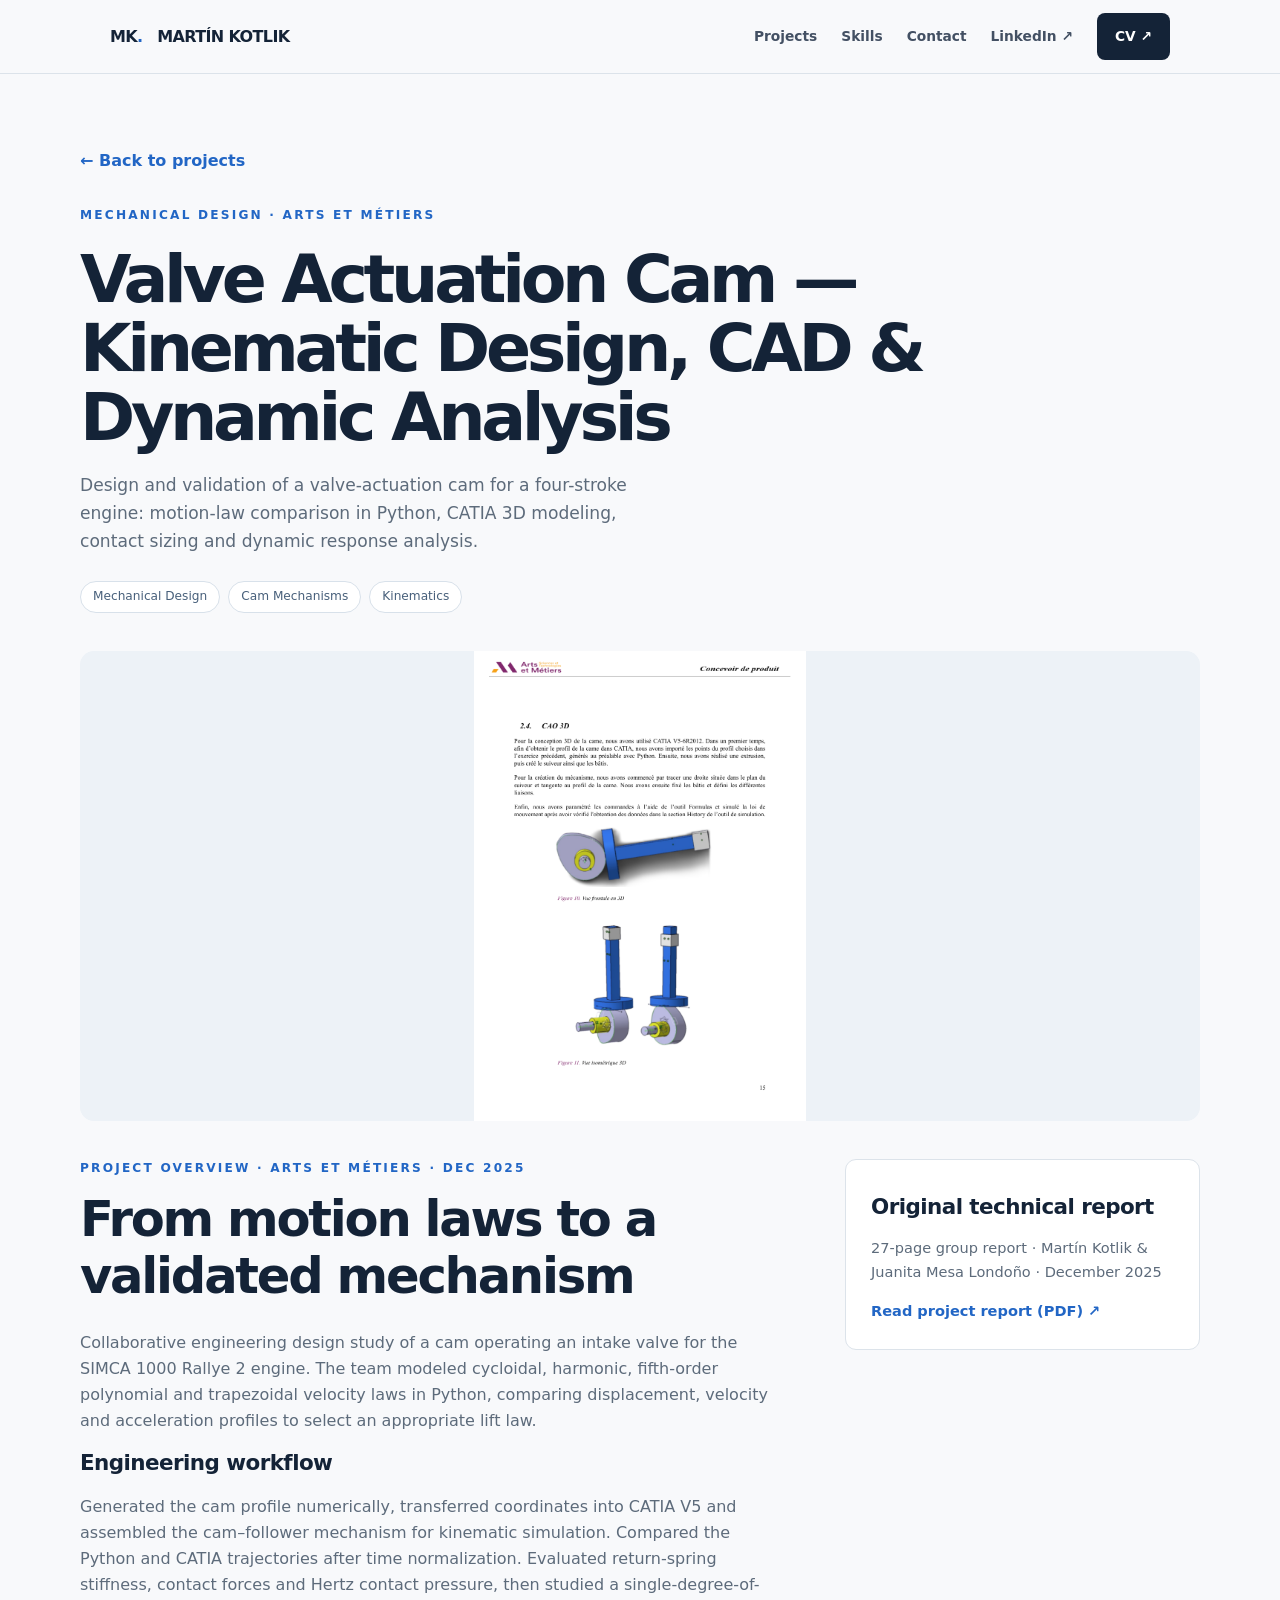
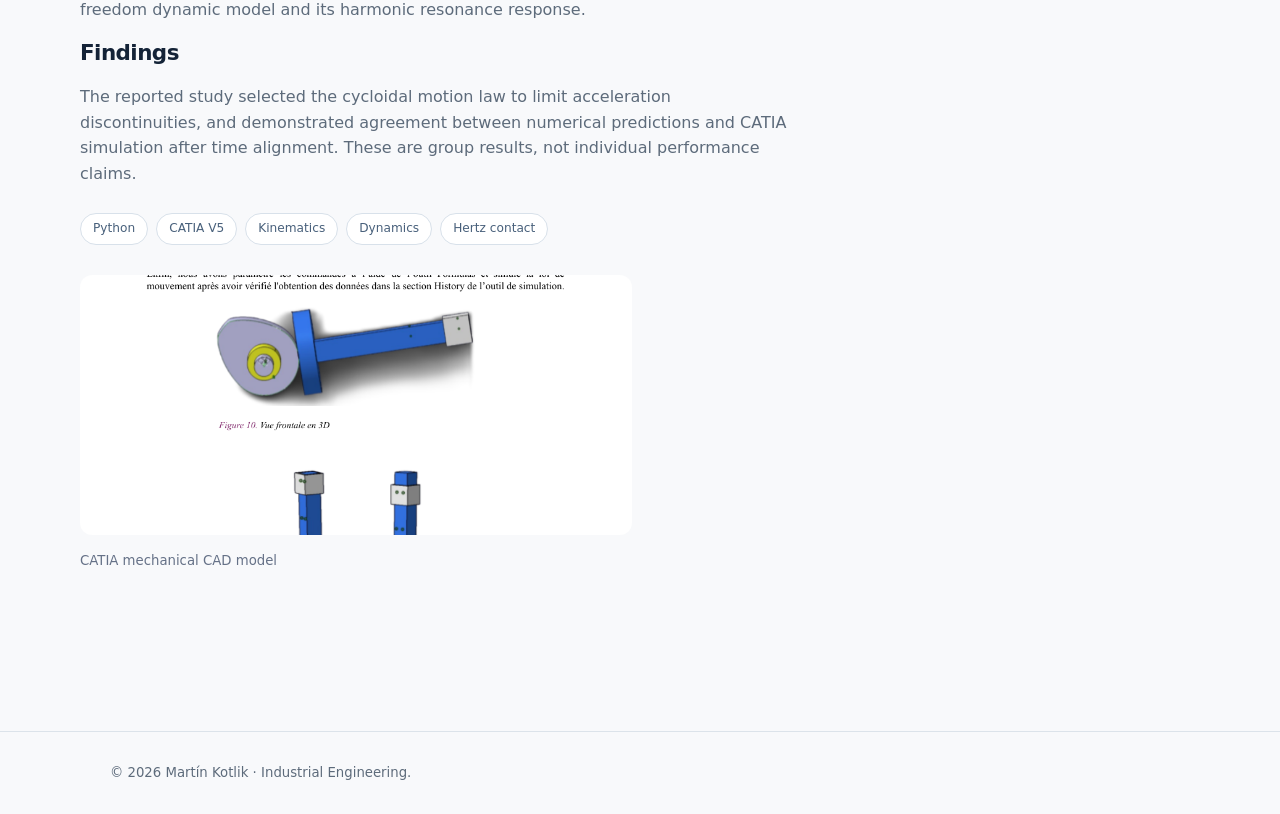
<file: cam-design.html>
<!DOCTYPE html>

<html lang="en"><head><meta charset="utf-8"/><meta content="width=device-width, initial-scale=1" name="viewport"/><title>Valve Actuation Cam — Design Study | Martín Kotlik</title><link href="style.css" rel="stylesheet"/></head><body><header><nav class="nav"><a class="brand" href="index.html">MK<span style="color:#2266c5">.</span>   MARTÍN KOTLIK</a><div class="links"><a href="index.html#projects">Projects</a><a href="index.html#skills">Skills</a><a href="index.html#contact">Contact</a><a href="https://www.linkedin.com/in/mart%C3%ADn-kotlik/" rel="noopener noreferrer" target="_blank">LinkedIn ↗</a><a class="linkbtn" href="cv-martin-kotlik.pdf" rel="noopener" target="_blank">CV ↗</a></div></nav></header><main class="wrap case"><a class="back" href="index.html#projects">← Back to projects</a><div class="eyebrow" style="margin-top:32px">MECHANICAL DESIGN · ARTS ET MÉTIERS</div><h1>Valve Actuation Cam — Kinematic Design, CAD &amp; Dynamic Analysis</h1><p class="lead">Design and validation of a valve-actuation cam for a four-stroke engine: motion-law comparison in Python, CATIA 3D modeling, contact sizing and dynamic response analysis.</p><div class="pills"><span class="pill">Mechanical Design</span><span class="pill">Cam Mechanisms</span><span class="pill">Kinematics</span></div><img alt="Concept illustration" class="heroimage" src="cam-report-cad.png"/><div class="casecontent"><div><div class="sectionlabel">PROJECT OVERVIEW · ARTS ET MÉTIERS · DEC 2025</div><h2>From motion laws to a validated mechanism</h2><p>Collaborative engineering design study of a cam operating an intake valve for the SIMCA 1000 Rallye 2 engine. The team modeled cycloidal, harmonic, fifth-order polynomial and trapezoidal velocity laws in Python, comparing displacement, velocity and acceleration profiles to select an appropriate lift law.</p><h3>Engineering workflow</h3><p>Generated the cam profile numerically, transferred coordinates into CATIA V5 and assembled the cam–follower mechanism for kinematic simulation. Compared the Python and CATIA trajectories after time normalization. Evaluated return-spring stiffness, contact forces and Hertz contact pressure, then studied a single-degree-of-freedom dynamic model and its harmonic resonance response.</p><h3>Findings</h3><p>The reported study selected the cycloidal motion law to limit acceleration discontinuities, and demonstrated agreement between numerical predictions and CATIA simulation after time alignment. These are group results, not individual performance claims.</p><div class="pills"><span class="pill">Python</span><span class="pill">CATIA V5</span><span class="pill">Kinematics</span><span class="pill">Dynamics</span><span class="pill">Hertz contact</span></div></div><aside class="aside"><h3>Original technical report</h3><p>27-page group report · Martín Kotlik &amp; Juanita Mesa Londoño · December 2025</p><a class="read" href="cam-design.pdf" rel="noopener" target="_blank">Read project report (PDF) ↗</a></aside></div><div class="case-gallery"><figure><img alt="Technical photo of cam-design project" loading="lazy" src="cam-report-cad.png"/><figcaption>CATIA mechanical CAD model</figcaption></figure></div></main><footer><div class="wrap">© 2026 Martín Kotlik · Industrial Engineering.</div></footer></body></html>
</file>
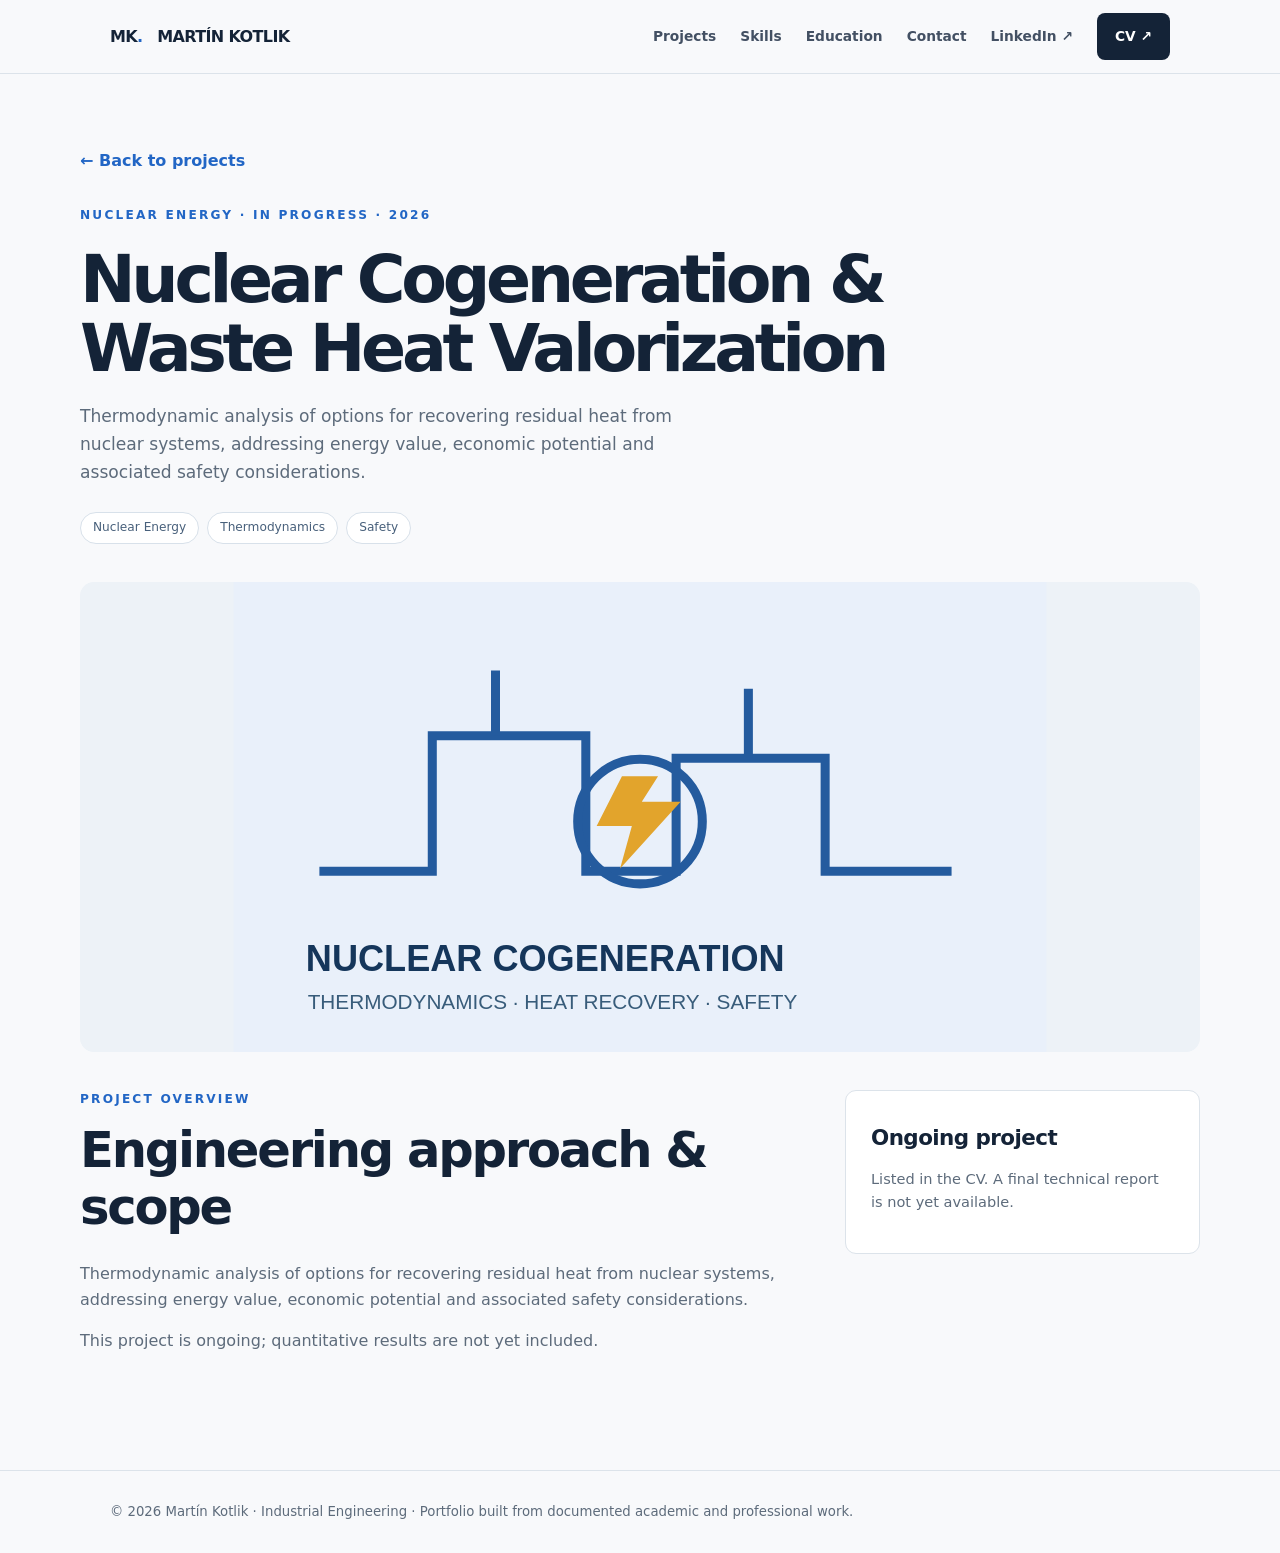
<file: cogeneration.html>
<!DOCTYPE html>

<html lang="en"><head><meta charset="utf-8"/><meta content="width=device-width, initial-scale=1" name="viewport"/><meta content="#f8f9fb" name="theme-color"/><meta content="Martín Kotlik — Industrial Engineering, operations, energy and technical projects portfolio." name="description"/><title>Nuclear Cogeneration &amp; Waste Heat Valorization | Martín Kotlik</title><link href="style.css" rel="stylesheet"/></head><body><header><nav class="nav"><a class="brand" href="index.html">MK<span style="color:#2266c5">.</span>   MARTÍN KOTLIK</a><div class="links"><a href="index.html#projects">Projects</a><a href="index.html#skills">Skills</a><a href="index.html#education">Education</a><a href="index.html#contact">Contact</a><a href="https://www.linkedin.com/in/mart%C3%ADn-kotlik/" rel="noopener noreferrer" target="_blank">LinkedIn ↗</a><a class="linkbtn" href="cv-martin-kotlik.pdf" rel="noopener" target="_blank">CV ↗</a></div></nav></header><main class="wrap case"><a class="back" href="index.html#projects">← Back to projects</a><div class="eyebrow" style="margin-top:32px">NUCLEAR ENERGY · IN PROGRESS · 2026</div><h1>Nuclear Cogeneration &amp; Waste Heat Valorization</h1><p class="lead">Thermodynamic analysis of options for recovering residual heat from nuclear systems, addressing energy value, economic potential and associated safety considerations.</p><div class="pills"><span class="pill">Nuclear Energy</span><span class="pill">Thermodynamics</span><span class="pill">Safety</span></div><img alt="Nuclear Cogeneration &amp; Waste Heat Valorization" class="heroimage" src="cogeneration.svg"/><div class="casecontent"><div><div class="sectionlabel">PROJECT OVERVIEW</div><h2>Engineering approach &amp; scope</h2><p>Thermodynamic analysis of options for recovering residual heat from nuclear systems, addressing energy value, economic potential and associated safety considerations.</p><p>This project is ongoing; quantitative results are not yet included.</p></div><aside class="aside"><h3>Ongoing project</h3><p>Listed in the CV. A final technical report is not yet available.</p></aside></div></main><footer><div class="wrap">© 2026 Martín Kotlik · Industrial Engineering · Portfolio built from documented academic and professional work.</div></footer></body></html>
</file>
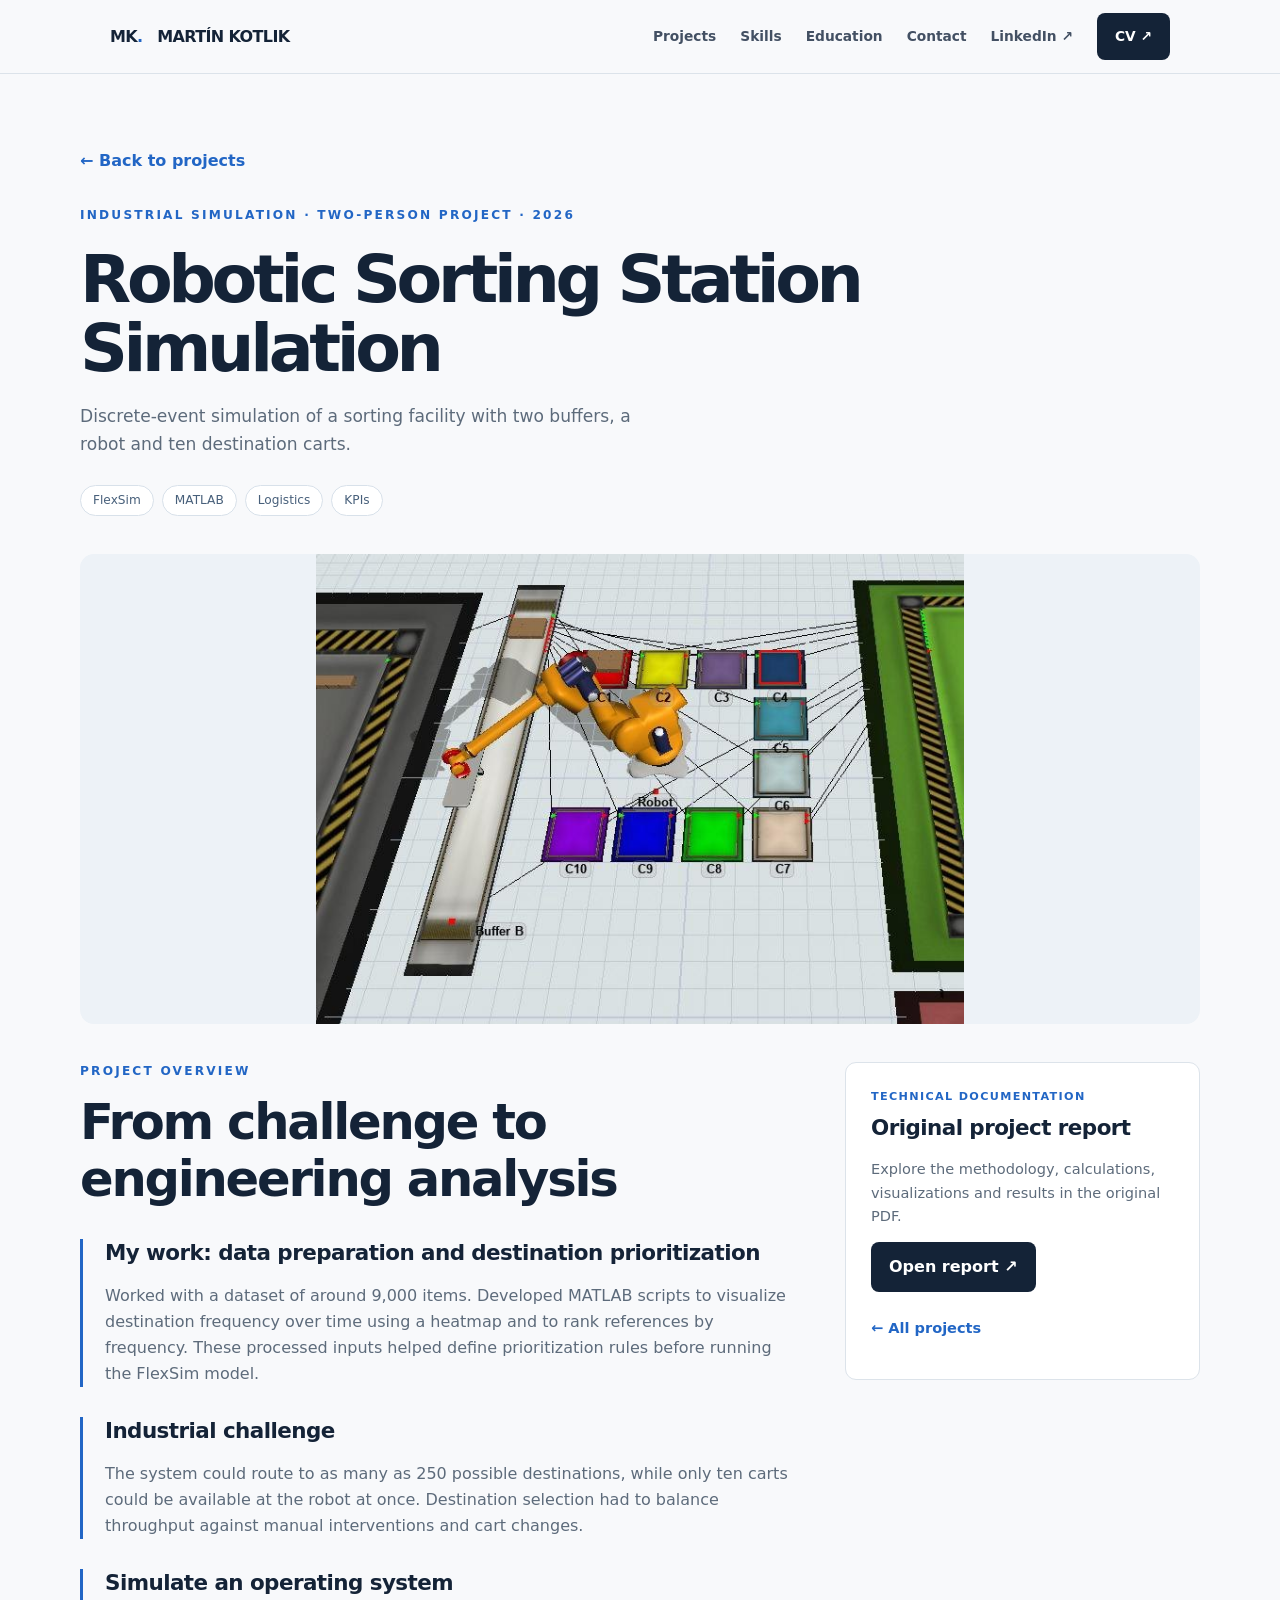
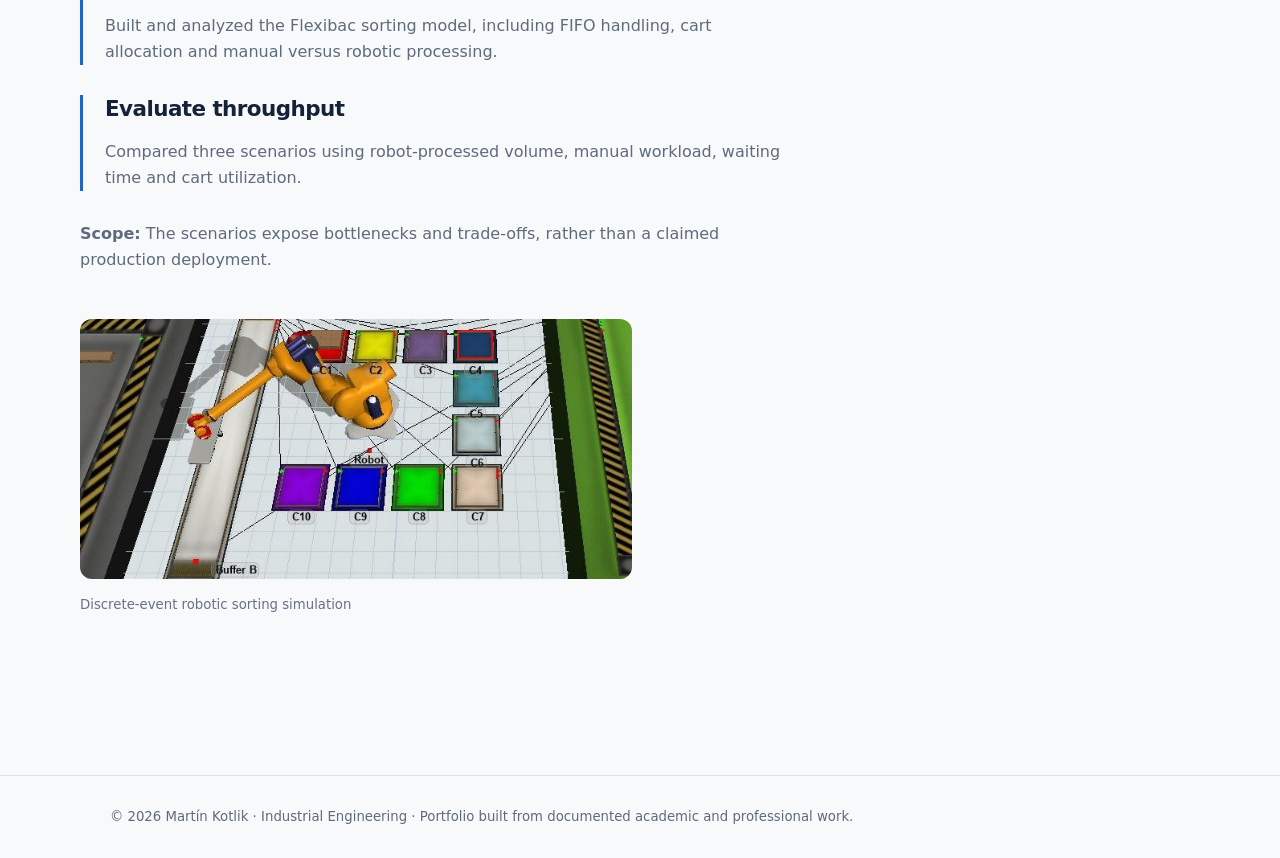
<file: flexibac.html>
<!DOCTYPE html>

<html lang="en"><head><meta charset="utf-8"/><meta content="width=device-width, initial-scale=1" name="viewport"/><meta content="#f8f9fb" name="theme-color"/><meta content="Martín Kotlik — Industrial Engineering, operations, energy and technical projects portfolio." name="description"/><title>Robotic Sorting Station Simulation | Martín Kotlik</title><link href="style.css" rel="stylesheet"/></head><body><header><nav class="nav"><a class="brand" href="index.html">MK<span style="color:#2266c5">.</span>   MARTÍN KOTLIK</a><div class="links"><a href="index.html#projects">Projects</a><a href="index.html#skills">Skills</a><a href="index.html#education">Education</a><a href="index.html#contact">Contact</a><a href="https://www.linkedin.com/in/mart%C3%ADn-kotlik/" rel="noopener noreferrer" target="_blank">LinkedIn ↗</a><a class="linkbtn" href="cv-martin-kotlik.pdf" rel="noopener" target="_blank">CV ↗</a></div></nav></header><main class="wrap case"><a class="back" href="index.html#projects">← Back to projects</a><div class="eyebrow" style="margin-top:32px">INDUSTRIAL SIMULATION · TWO-PERSON PROJECT · 2026</div><h1>Robotic Sorting Station Simulation</h1><p class="lead">Discrete-event simulation of a sorting facility with two buffers, a robot and ten destination carts.</p><div class="pills"><span class="pill">FlexSim</span><span class="pill">MATLAB</span><span class="pill">Logistics</span><span class="pill">KPIs</span></div><img alt="Project report illustration" class="heroimage" src="flexibac-simulation.jpg"/><div class="casecontent"><div><div class="sectionlabel">PROJECT OVERVIEW</div><h2>From challenge to engineering analysis</h2><div class="steps"><h3>My work: data preparation and destination prioritization</h3><p>Worked with a dataset of around 9,000 items. Developed MATLAB scripts to visualize destination frequency over time using a heatmap and to rank references by frequency. These processed inputs helped define prioritization rules before running the FlexSim model.</p></div><div class="steps"><h3>Industrial challenge</h3><p>The system could route to as many as 250 possible destinations, while only ten carts could be available at the robot at once. Destination selection had to balance throughput against manual interventions and cart changes.</p></div><div class="steps"><h3>Simulate an operating system</h3><p>Built and analyzed the Flexibac sorting model, including FIFO handling, cart allocation and manual versus robotic processing.</p></div><div class="steps"><h3>Evaluate throughput</h3><p>Compared three scenarios using robot-processed volume, manual workload, waiting time and cart utilization.</p></div><p><strong>Scope:</strong> The scenarios expose bottlenecks and trade-offs, rather than a claimed production deployment.</p></div><aside class="aside"><div class="small">Technical documentation</div><h3>Original project report</h3><p>Explore the methodology, calculations, visualizations and results in the original PDF.</p><a class="primary" href="flexibac.pdf" rel="noopener" target="_blank">Open report ↗</a><p style="margin-top:24px"><a class="back" href="index.html#projects">← All projects</a></p></aside></div><div class="case-gallery"><figure><img alt="Technical photo of flexibac project" loading="lazy" src="flexibac-simulation.jpg"/><figcaption>Discrete-event robotic sorting simulation</figcaption></figure></div></main><footer><div class="wrap">© 2026 Martín Kotlik · Industrial Engineering · Portfolio built from documented academic and professional work.</div></footer></body></html>
</file>
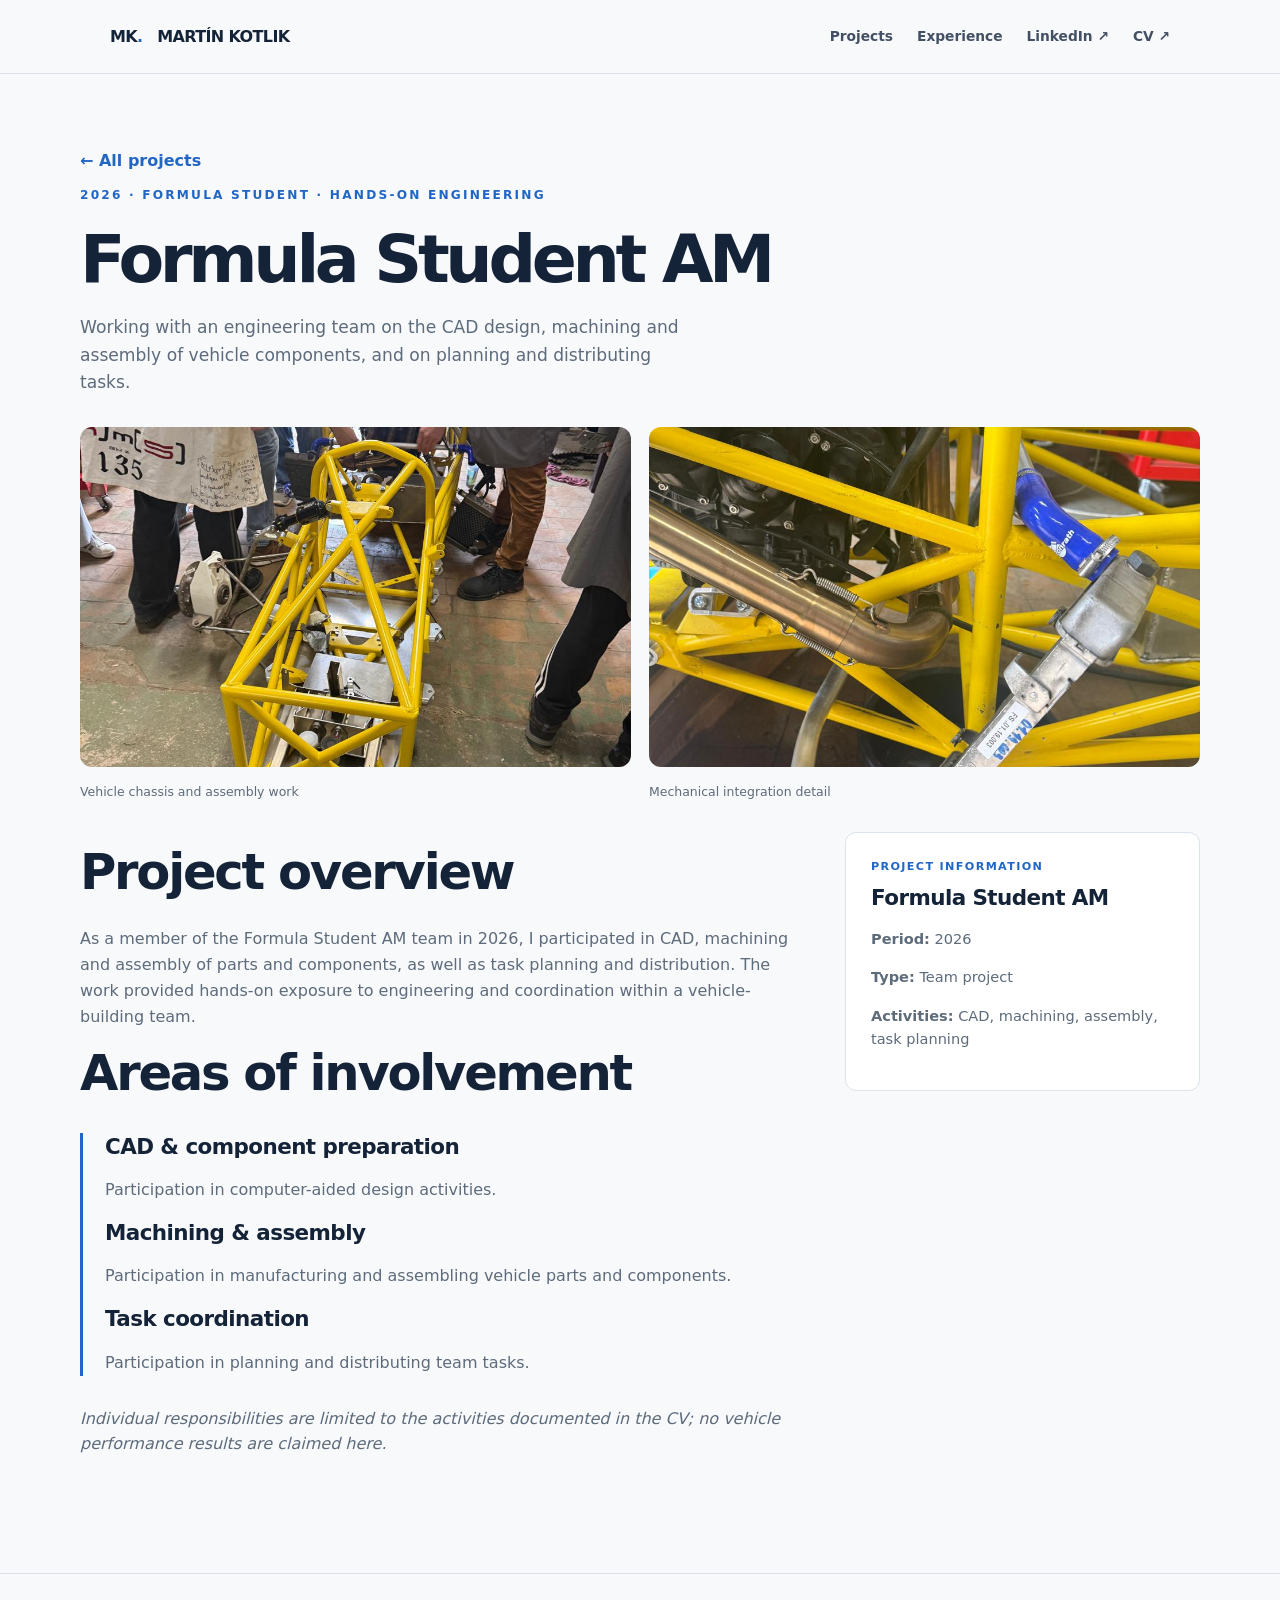
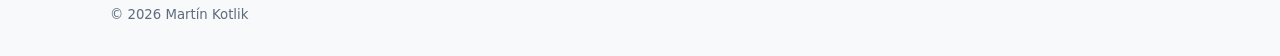
<file: formula-student.html>
<!DOCTYPE html>

<html lang="en"><head><meta charset="utf-8"/><meta content="width=device-width,initial-scale=1" name="viewport"/><meta content="Martín Kotlik's Formula Student project: CAD, machining, assembly and task coordination." name="description"/><title>Formula Student AM | Martín Kotlik</title><link href="style.css" rel="stylesheet"/></head><body><header><nav class="nav"><a class="brand" href="index.html">MK<span style="color:#2266c5">.</span>   MARTÍN KOTLIK</a><div class="links"><a href="index.html#projects">Projects</a><a href="index.html#experience">Experience</a><a href="https://www.linkedin.com/in/mart%C3%ADn-kotlik/" rel="noopener noreferrer" target="_blank">LinkedIn ↗</a><a href="cv-martin-kotlik.pdf">CV ↗</a></div></nav></header><main class="wrap case"><a class="back" href="index.html#projects">← All projects</a><p class="eyebrow">2026 · FORMULA STUDENT · HANDS-ON ENGINEERING</p><h1>Formula Student AM</h1><p class="lead">Working with an engineering team on the CAD design, machining and assembly of vehicle components, and on planning and distributing tasks.</p><div class="gallery"><figure><img alt="Team working around the yellow vehicle chassis" src="formula-student-chassis.jpg"/><figcaption>Vehicle chassis and assembly work</figcaption></figure><figure><img alt="Close-up of engine and mechanical components mounted in the chassis" src="formula-student-detail.jpg"/><figcaption>Mechanical integration detail</figcaption></figure></div><div class="casecontent"><div><h2>Project overview</h2><p>As a member of the Formula Student AM team in 2026, I participated in CAD, machining and assembly of parts and components, as well as task planning and distribution. The work provided hands-on exposure to engineering and coordination within a vehicle-building team.</p><h2>Areas of involvement</h2><div class="steps"><h3>CAD &amp; component preparation</h3><p>Participation in computer-aided design activities.</p><h3>Machining &amp; assembly</h3><p>Participation in manufacturing and assembling vehicle parts and components.</p><h3>Task coordination</h3><p>Participation in planning and distributing team tasks.</p></div><p><em>Individual responsibilities are limited to the activities documented in the CV; no vehicle performance results are claimed here.</em></p></div><aside class="aside"><div class="small">PROJECT INFORMATION</div><h3>Formula Student AM</h3><p><strong>Period:</strong> 2026</p><p><strong>Type:</strong> Team project</p><p><strong>Activities:</strong> CAD, machining, assembly, task planning</p></aside></div></main><footer><div class="wrap">© 2026 Martín Kotlik</div></footer></body></html>
</file>
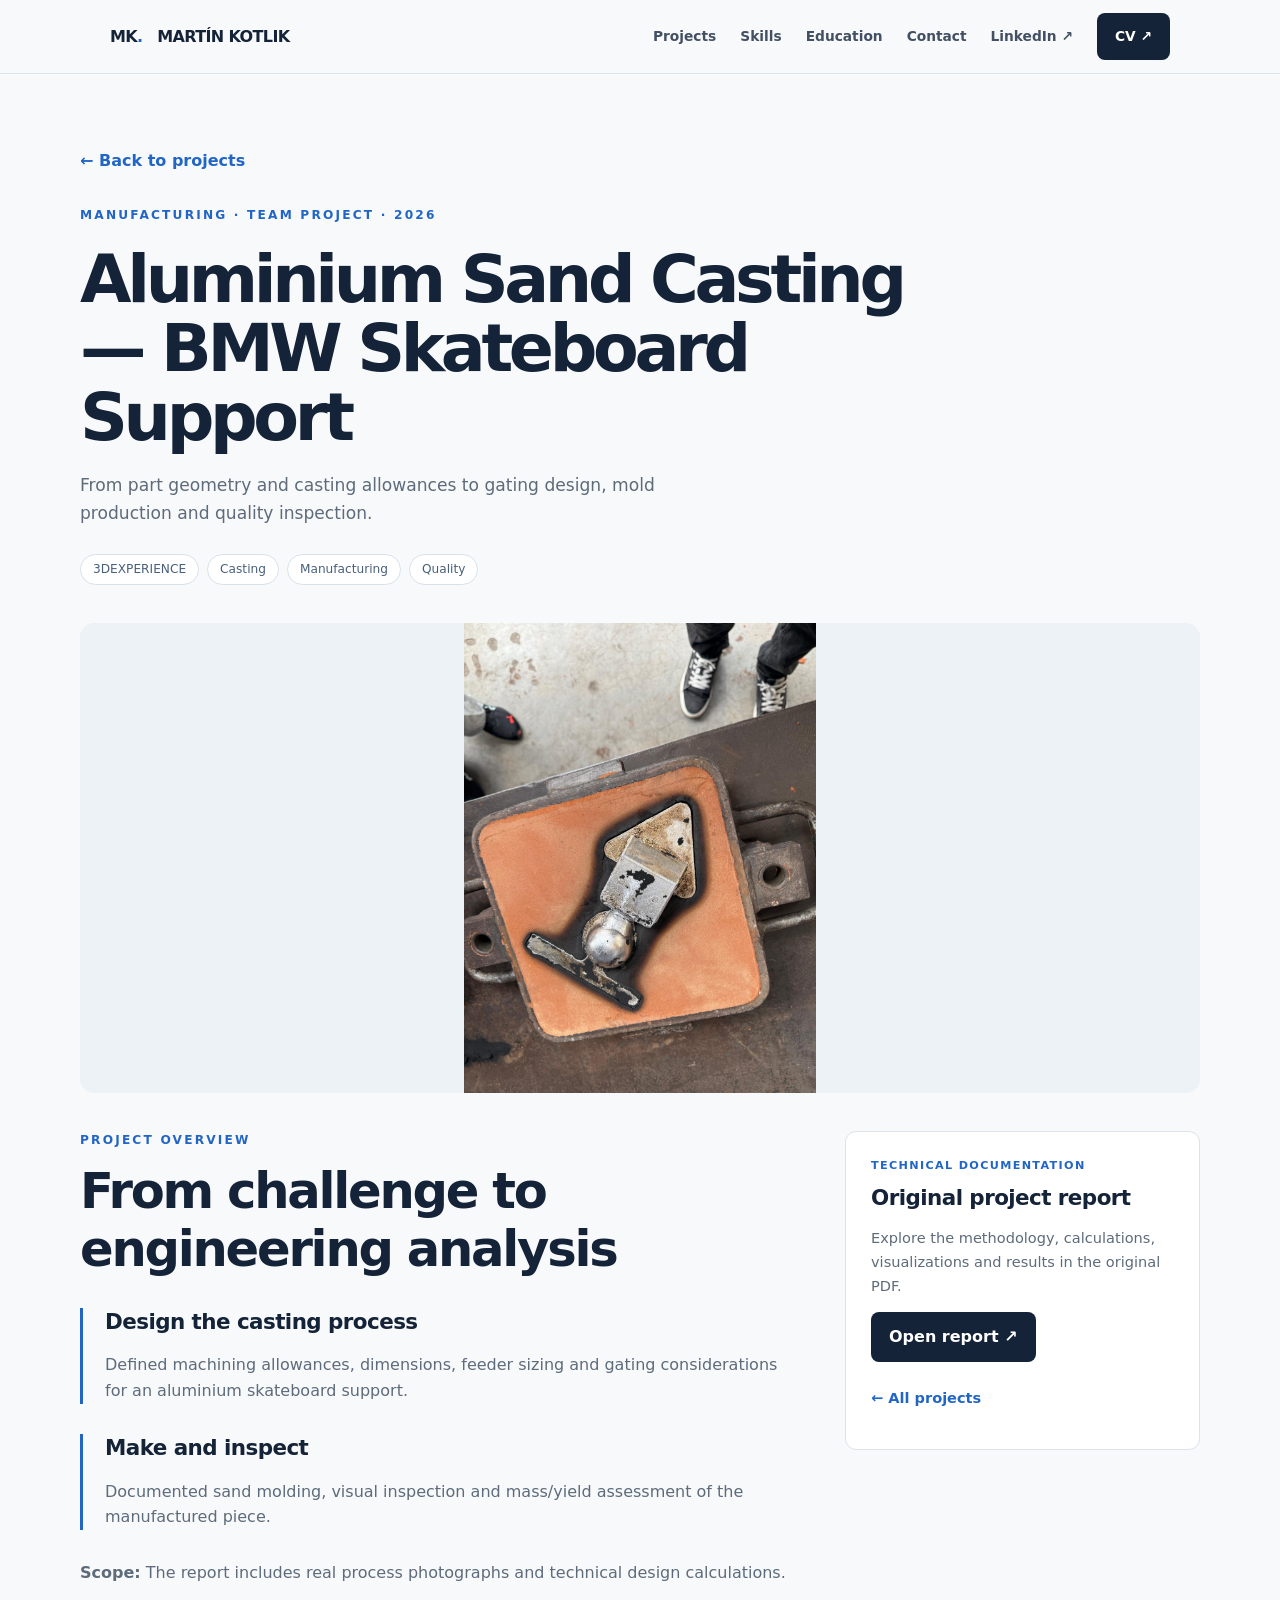
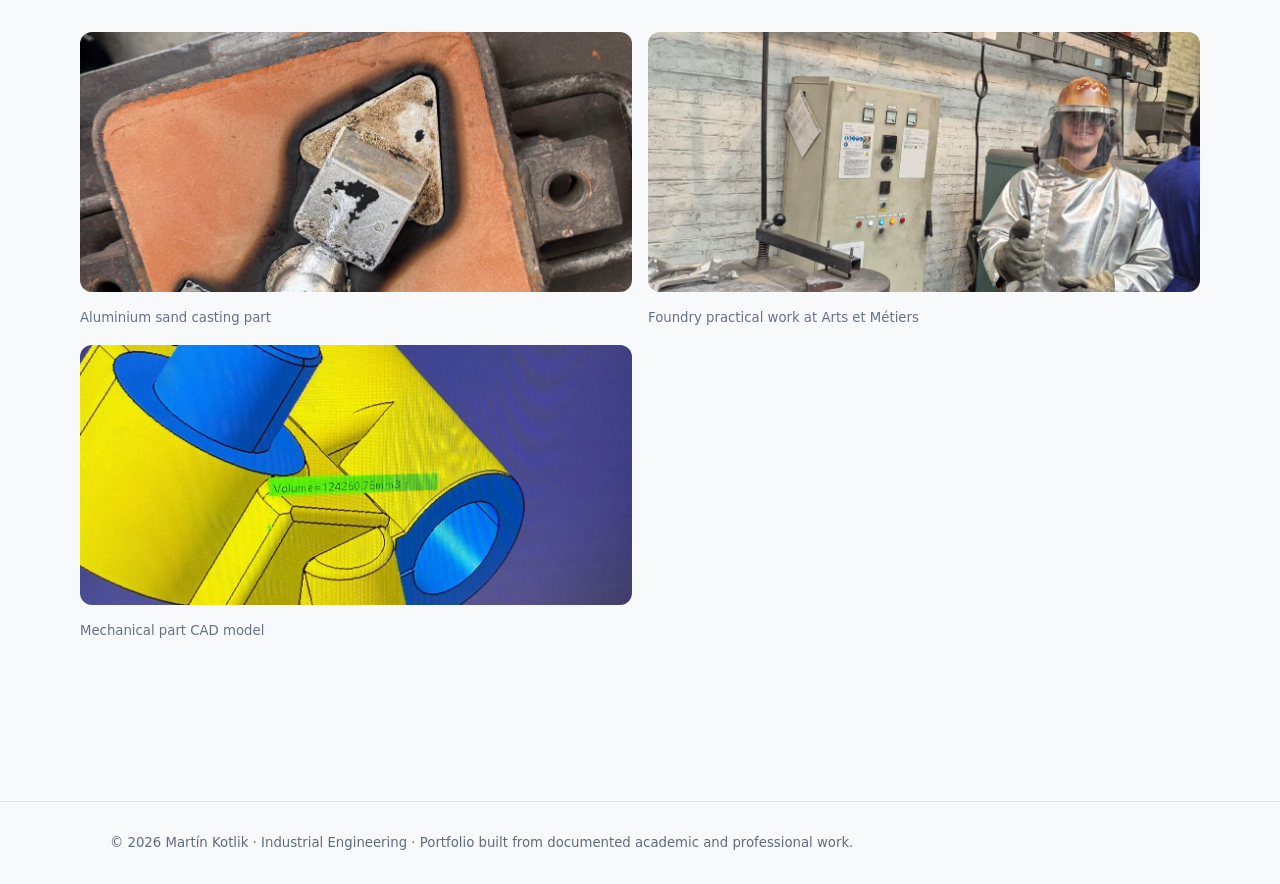
<file: foundry.html>
<!DOCTYPE html>

<html lang="en"><head><meta charset="utf-8"/><meta content="width=device-width, initial-scale=1" name="viewport"/><meta content="#f8f9fb" name="theme-color"/><meta content="Martín Kotlik — Industrial Engineering, operations, energy and technical projects portfolio." name="description"/><title>Aluminium Sand Casting — BMW Skateboard Support | Martín Kotlik</title><link href="style.css" rel="stylesheet"/></head><body><header><nav class="nav"><a class="brand" href="index.html">MK<span style="color:#2266c5">.</span>   MARTÍN KOTLIK</a><div class="links"><a href="index.html#projects">Projects</a><a href="index.html#skills">Skills</a><a href="index.html#education">Education</a><a href="index.html#contact">Contact</a><a href="https://www.linkedin.com/in/mart%C3%ADn-kotlik/" rel="noopener noreferrer" target="_blank">LinkedIn ↗</a><a class="linkbtn" href="cv-martin-kotlik.pdf" rel="noopener" target="_blank">CV ↗</a></div></nav></header><main class="wrap case"><a class="back" href="index.html#projects">← Back to projects</a><div class="eyebrow" style="margin-top:32px">MANUFACTURING · TEAM PROJECT · 2026</div><h1>Aluminium Sand Casting — BMW Skateboard Support</h1><p class="lead">From part geometry and casting allowances to gating design, mold production and quality inspection.</p><div class="pills"><span class="pill">3DEXPERIENCE</span><span class="pill">Casting</span><span class="pill">Manufacturing</span><span class="pill">Quality</span></div><img alt="Project report illustration" class="heroimage" src="foundry-casting.jpg"/><div class="casecontent"><div><div class="sectionlabel">PROJECT OVERVIEW</div><h2>From challenge to engineering analysis</h2><div class="steps"><h3>Design the casting process</h3><p>Defined machining allowances, dimensions, feeder sizing and gating considerations for an aluminium skateboard support.</p></div><div class="steps"><h3>Make and inspect</h3><p>Documented sand molding, visual inspection and mass/yield assessment of the manufactured piece.</p></div><p><strong>Scope:</strong> The report includes real process photographs and technical design calculations.</p></div><aside class="aside"><div class="small">Technical documentation</div><h3>Original project report</h3><p>Explore the methodology, calculations, visualizations and results in the original PDF.</p><a class="primary" href="foundry.pdf" rel="noopener" target="_blank">Open report ↗</a><p style="margin-top:24px"><a class="back" href="index.html#projects">← All projects</a></p></aside></div><div class="case-gallery"><figure><img alt="Technical photo of foundry project" loading="lazy" src="foundry-casting.jpg"/><figcaption>Aluminium sand casting part</figcaption></figure><figure><img alt="Technical photo of foundry project" loading="lazy" src="foundry-workshop.jpg"/><figcaption>Foundry practical work at Arts et Métiers</figcaption></figure><figure><img alt="CAD model of mechanical part" loading="lazy" src="cam-cad.jpg"/><figcaption>Mechanical part CAD model</figcaption></figure></div></main><footer><div class="wrap">© 2026 Martín Kotlik · Industrial Engineering · Portfolio built from documented academic and professional work.</div></footer></body></html>
</file>
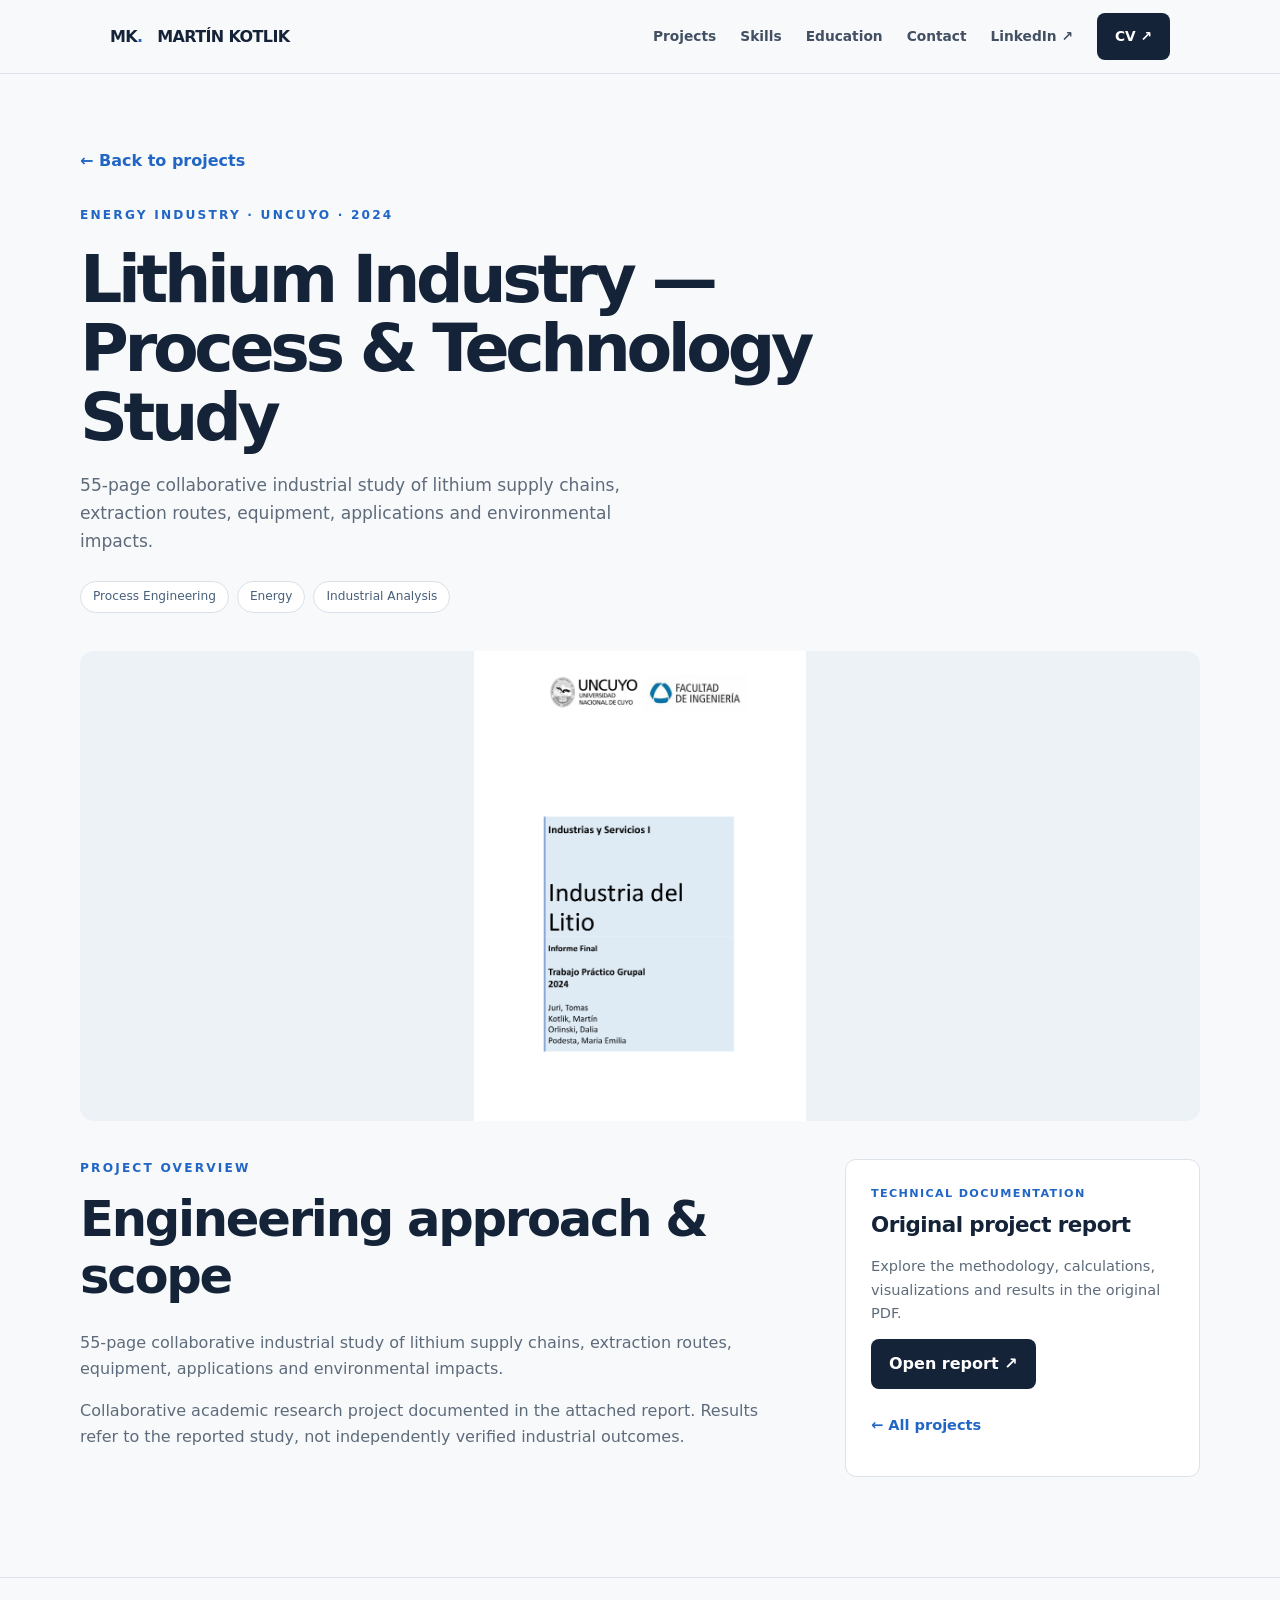
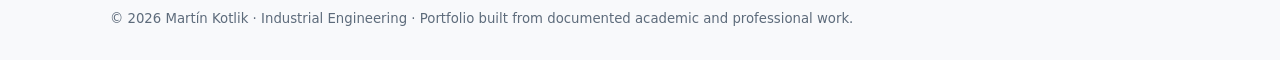
<file: lithium.html>
<!DOCTYPE html>

<html lang="en"><head><meta charset="utf-8"/><meta content="width=device-width, initial-scale=1" name="viewport"/><meta content="#f8f9fb" name="theme-color"/><meta content="Martín Kotlik — Industrial Engineering, operations, energy and technical projects portfolio." name="description"/><title>Lithium Industry — Process &amp; Technology Study | Martín Kotlik</title><link href="style.css" rel="stylesheet"/></head><body><header><nav class="nav"><a class="brand" href="index.html">MK<span style="color:#2266c5">.</span>   MARTÍN KOTLIK</a><div class="links"><a href="index.html#projects">Projects</a><a href="index.html#skills">Skills</a><a href="index.html#education">Education</a><a href="index.html#contact">Contact</a><a href="https://www.linkedin.com/in/mart%C3%ADn-kotlik/" rel="noopener noreferrer" target="_blank">LinkedIn ↗</a><a class="linkbtn" href="cv-martin-kotlik.pdf" rel="noopener" target="_blank">CV ↗</a></div></nav></header><main class="wrap case"><a class="back" href="index.html#projects">← Back to projects</a><div class="eyebrow" style="margin-top:32px">ENERGY INDUSTRY · UNCUYO · 2024</div><h1>Lithium Industry — Process &amp; Technology Study</h1><p class="lead">55-page collaborative industrial study of lithium supply chains, extraction routes, equipment, applications and environmental impacts.</p><div class="pills"><span class="pill">Process Engineering</span><span class="pill">Energy</span><span class="pill">Industrial Analysis</span></div><img alt="Lithium Industry — Process &amp; Technology Study" class="heroimage" src="lithium.png"/><div class="casecontent"><div><div class="sectionlabel">PROJECT OVERVIEW</div><h2>Engineering approach &amp; scope</h2><p>55-page collaborative industrial study of lithium supply chains, extraction routes, equipment, applications and environmental impacts.</p><p>Collaborative academic research project documented in the attached report. Results refer to the reported study, not independently verified industrial outcomes.</p></div><aside class="aside"><div class="small">Technical documentation</div><h3>Original project report</h3><p>Explore the methodology, calculations, visualizations and results in the original PDF.</p><a class="primary" href="lithium.pdf" rel="noopener" target="_blank">Open report ↗</a><p style="margin-top:24px"><a class="back" href="index.html#projects">← All projects</a></p></aside></div></main><footer><div class="wrap">© 2026 Martín Kotlik · Industrial Engineering · Portfolio built from documented academic and professional work.</div></footer></body></html>
</file>
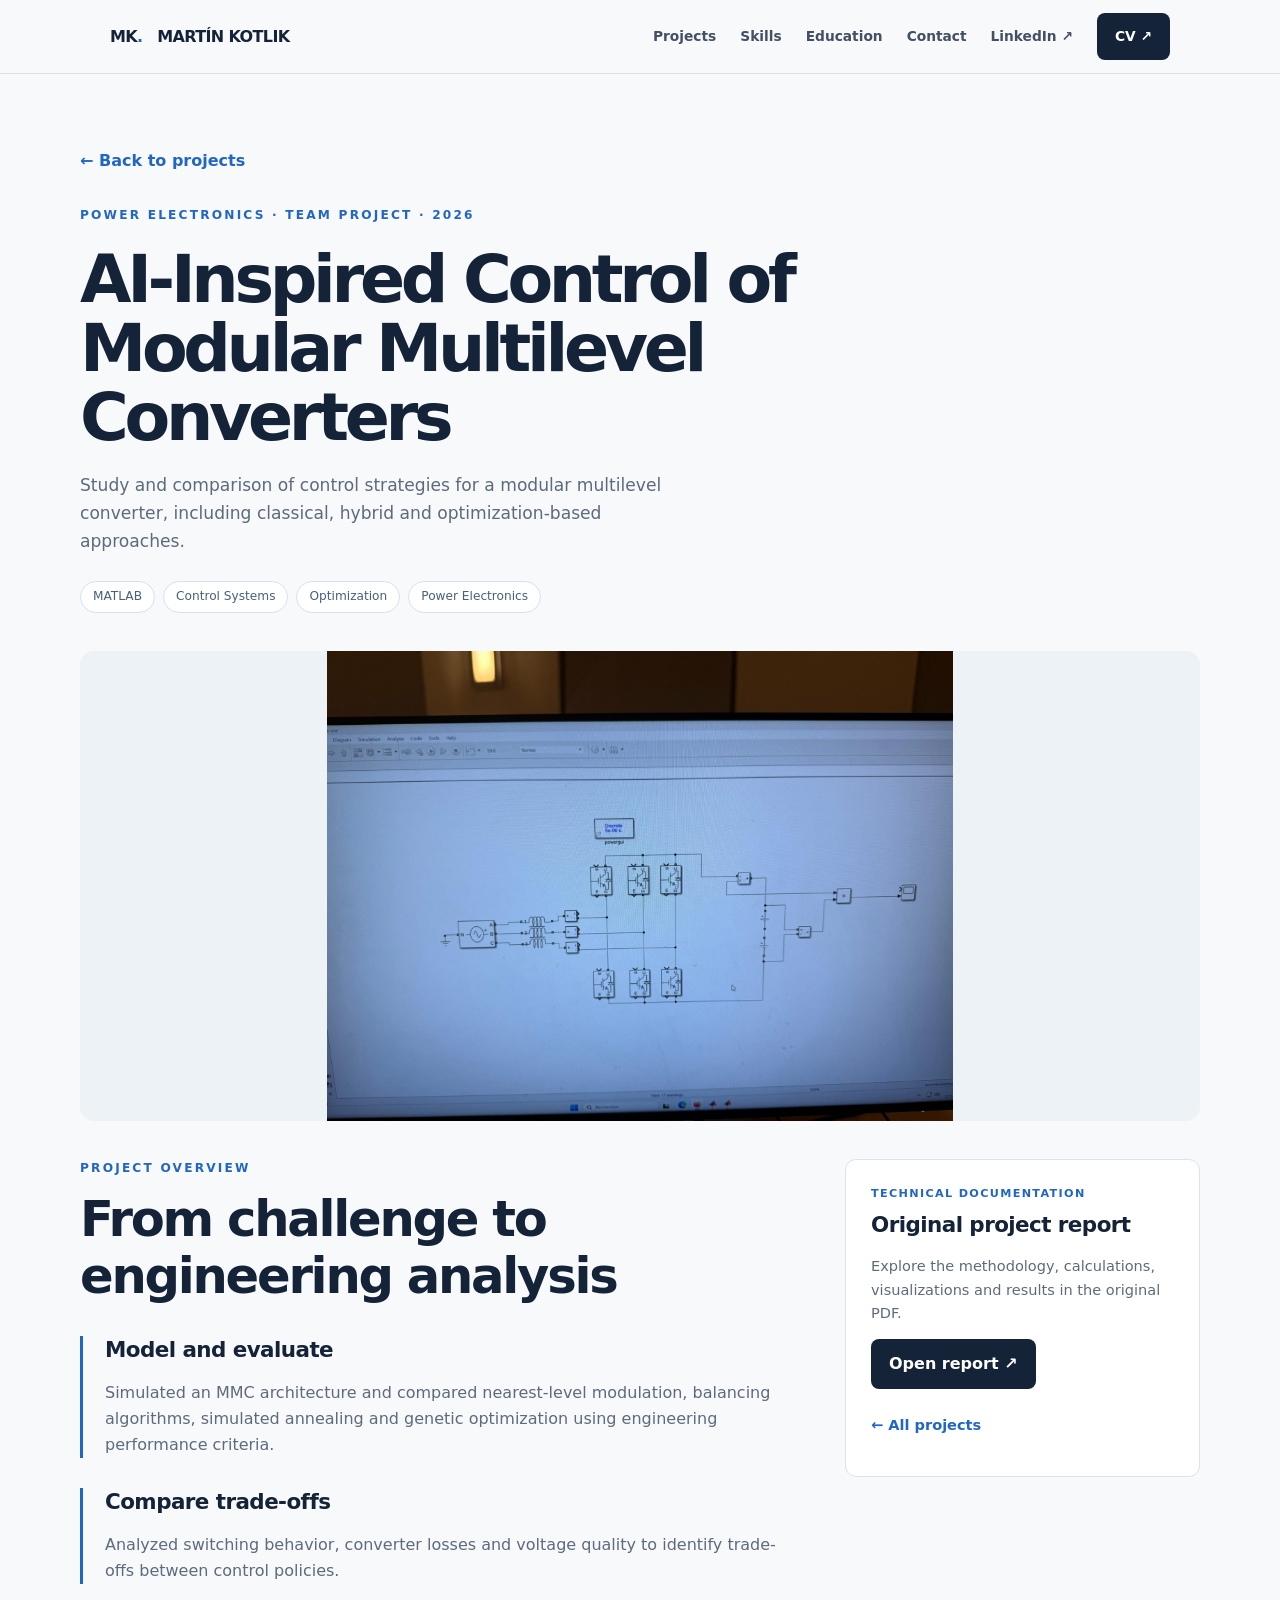
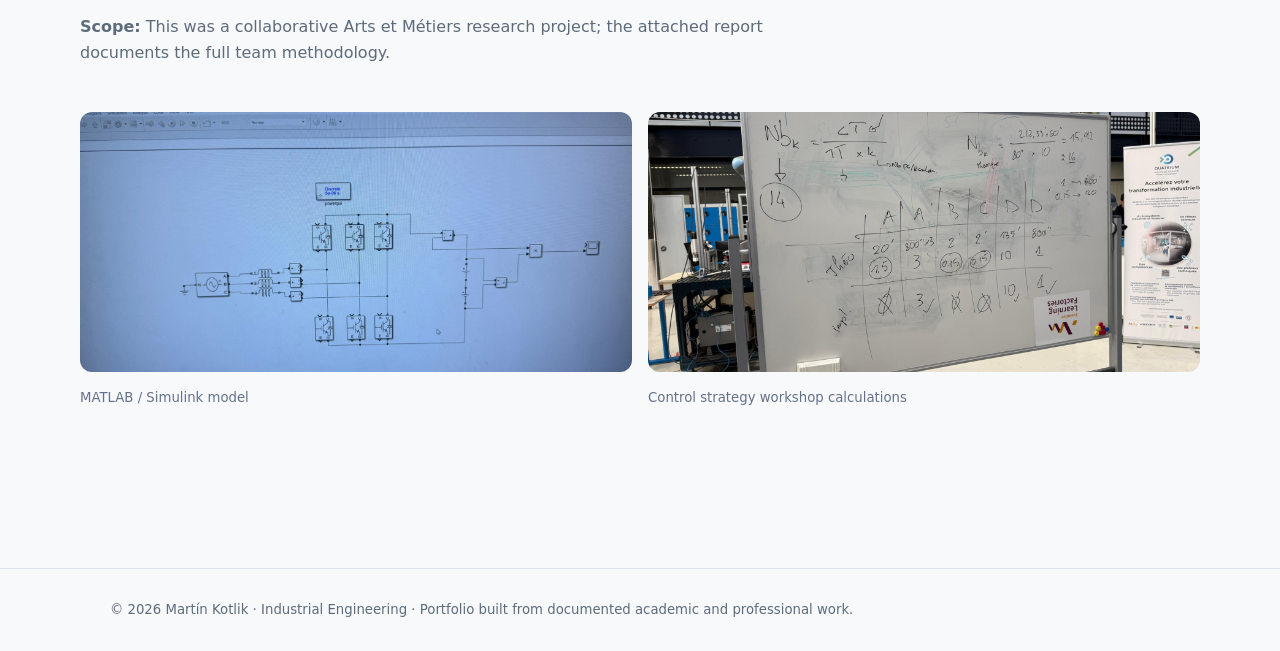
<file: mmc.html>
<!DOCTYPE html>

<html lang="en"><head><meta charset="utf-8"/><meta content="width=device-width, initial-scale=1" name="viewport"/><meta content="#f8f9fb" name="theme-color"/><meta content="Martín Kotlik — Industrial Engineering, operations, energy and technical projects portfolio." name="description"/><title>AI-Inspired Control of Modular Multilevel Converters | Martín Kotlik</title><link href="style.css" rel="stylesheet"/></head><body><header><nav class="nav"><a class="brand" href="index.html">MK<span style="color:#2266c5">.</span>   MARTÍN KOTLIK</a><div class="links"><a href="index.html#projects">Projects</a><a href="index.html#skills">Skills</a><a href="index.html#education">Education</a><a href="index.html#contact">Contact</a><a href="https://www.linkedin.com/in/mart%C3%ADn-kotlik/" rel="noopener noreferrer" target="_blank">LinkedIn ↗</a><a class="linkbtn" href="cv-martin-kotlik.pdf" rel="noopener" target="_blank">CV ↗</a></div></nav></header><main class="wrap case"><a class="back" href="index.html#projects">← Back to projects</a><div class="eyebrow" style="margin-top:32px">POWER ELECTRONICS · TEAM PROJECT · 2026</div><h1>AI-Inspired Control of Modular Multilevel Converters</h1><p class="lead">Study and comparison of control strategies for a modular multilevel converter, including classical, hybrid and optimization-based approaches.</p><div class="pills"><span class="pill">MATLAB</span><span class="pill">Control Systems</span><span class="pill">Optimization</span><span class="pill">Power Electronics</span></div><img alt="Project report illustration" class="heroimage" src="mmc-simulink.jpg"/><div class="casecontent"><div><div class="sectionlabel">PROJECT OVERVIEW</div><h2>From challenge to engineering analysis</h2><div class="steps"><h3>Model and evaluate</h3><p>Simulated an MMC architecture and compared nearest-level modulation, balancing algorithms, simulated annealing and genetic optimization using engineering performance criteria.</p></div><div class="steps"><h3>Compare trade-offs</h3><p>Analyzed switching behavior, converter losses and voltage quality to identify trade-offs between control policies.</p></div><p><strong>Scope:</strong> This was a collaborative Arts et Métiers research project; the attached report documents the full team methodology.</p></div><aside class="aside"><div class="small">Technical documentation</div><h3>Original project report</h3><p>Explore the methodology, calculations, visualizations and results in the original PDF.</p><a class="primary" href="mmc.pdf" rel="noopener" target="_blank">Open report ↗</a><p style="margin-top:24px"><a class="back" href="index.html#projects">← All projects</a></p></aside></div><div class="case-gallery"><figure><img alt="Technical photo of mmc project" loading="lazy" src="mmc-simulink.jpg"/><figcaption>MATLAB / Simulink model</figcaption></figure><figure><img alt="Technical photo of mmc project" loading="lazy" src="mmc-lab.jpg"/><figcaption>Control strategy workshop calculations</figcaption></figure></div></main><footer><div class="wrap">© 2026 Martín Kotlik · Industrial Engineering · Portfolio built from documented academic and professional work.</div></footer></body></html>
</file>
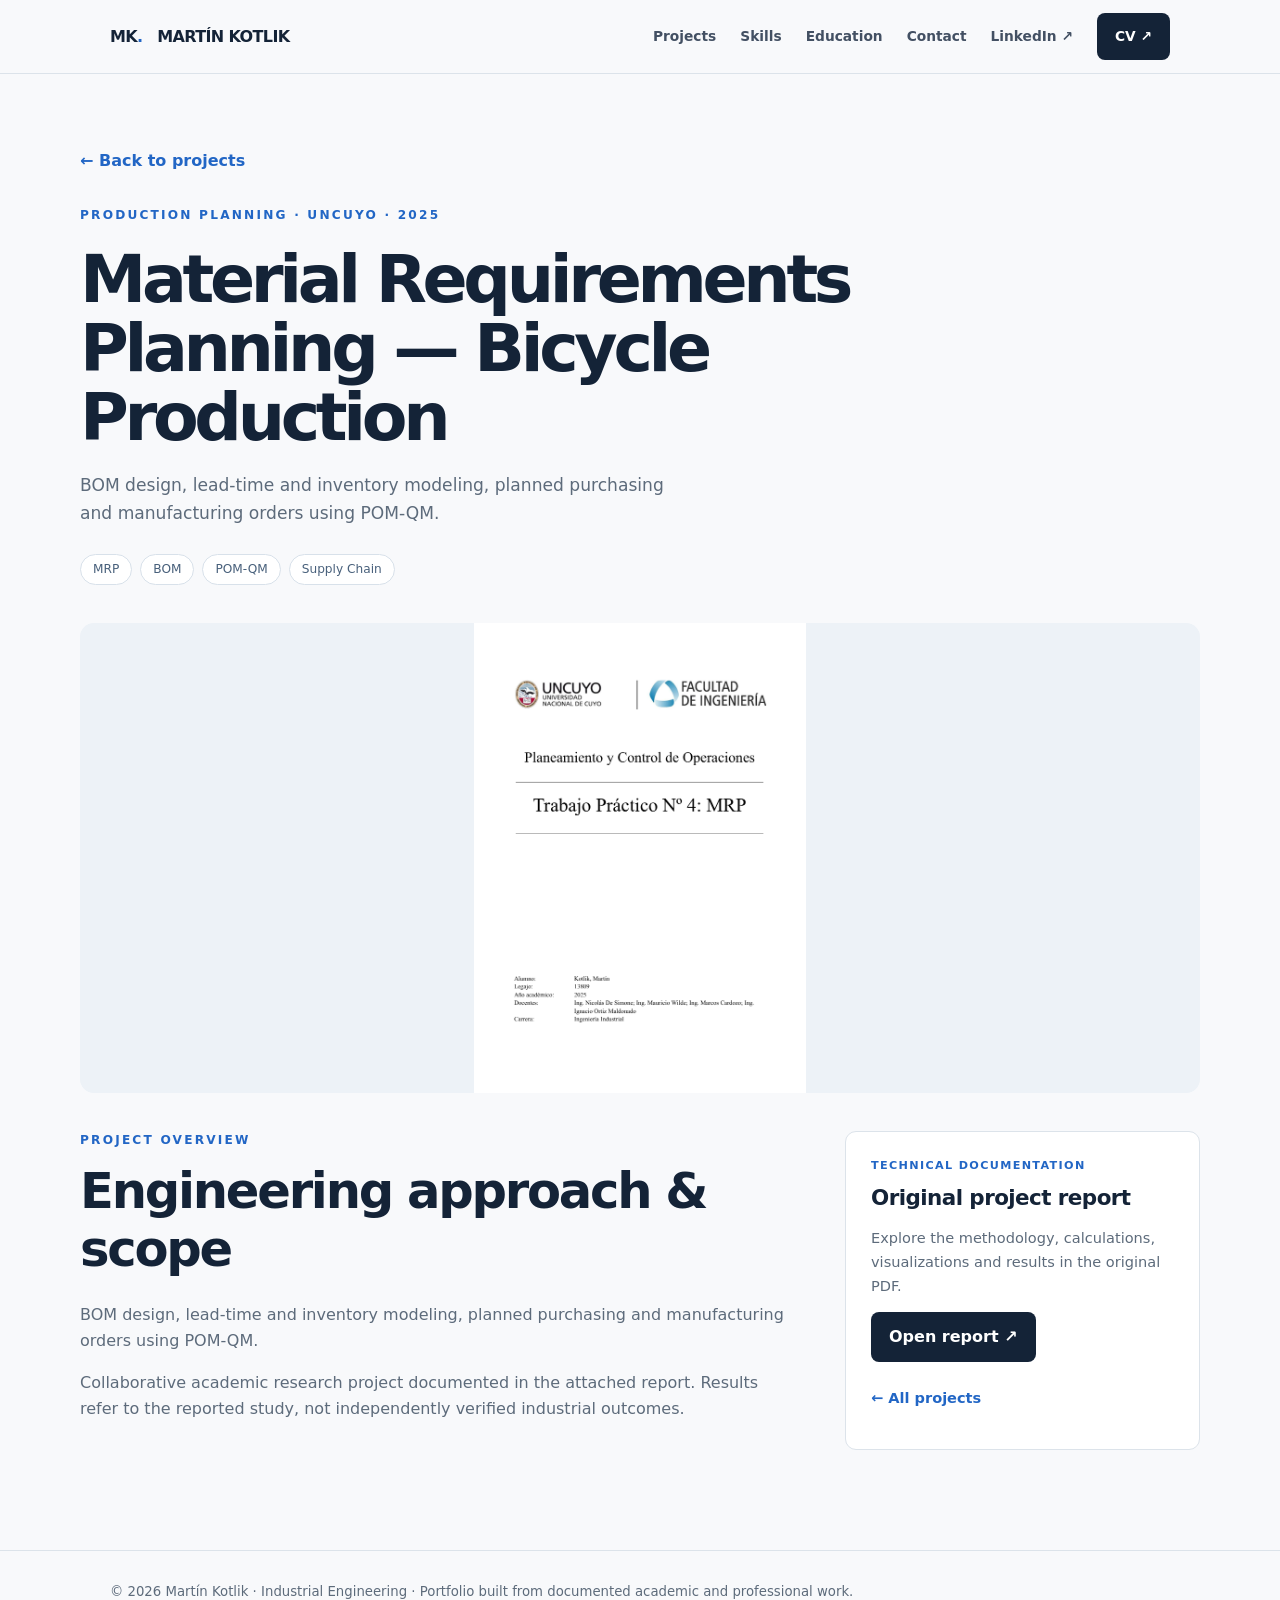
<file: mrp.html>
<!DOCTYPE html>

<html lang="en"><head><meta charset="utf-8"/><meta content="width=device-width, initial-scale=1" name="viewport"/><meta content="#f8f9fb" name="theme-color"/><meta content="Martín Kotlik — Industrial Engineering, operations, energy and technical projects portfolio." name="description"/><title>Material Requirements Planning — Bicycle Production | Martín Kotlik</title><link href="style.css" rel="stylesheet"/></head><body><header><nav class="nav"><a class="brand" href="index.html">MK<span style="color:#2266c5">.</span>   MARTÍN KOTLIK</a><div class="links"><a href="index.html#projects">Projects</a><a href="index.html#skills">Skills</a><a href="index.html#education">Education</a><a href="index.html#contact">Contact</a><a href="https://www.linkedin.com/in/mart%C3%ADn-kotlik/" rel="noopener noreferrer" target="_blank">LinkedIn ↗</a><a class="linkbtn" href="cv-martin-kotlik.pdf" rel="noopener" target="_blank">CV ↗</a></div></nav></header><main class="wrap case"><a class="back" href="index.html#projects">← Back to projects</a><div class="eyebrow" style="margin-top:32px">PRODUCTION PLANNING · UNCUYO · 2025</div><h1>Material Requirements Planning — Bicycle Production</h1><p class="lead">BOM design, lead-time and inventory modeling, planned purchasing and manufacturing orders using POM-QM.</p><div class="pills"><span class="pill">MRP</span><span class="pill">BOM</span><span class="pill">POM-QM</span><span class="pill">Supply Chain</span></div><img alt="Material Requirements Planning — Bicycle Production" class="heroimage" src="mrp.png"/><div class="casecontent"><div><div class="sectionlabel">PROJECT OVERVIEW</div><h2>Engineering approach &amp; scope</h2><p>BOM design, lead-time and inventory modeling, planned purchasing and manufacturing orders using POM-QM.</p><p>Collaborative academic research project documented in the attached report. Results refer to the reported study, not independently verified industrial outcomes.</p></div><aside class="aside"><div class="small">Technical documentation</div><h3>Original project report</h3><p>Explore the methodology, calculations, visualizations and results in the original PDF.</p><a class="primary" href="mrp.pdf" rel="noopener" target="_blank">Open report ↗</a><p style="margin-top:24px"><a class="back" href="index.html#projects">← All projects</a></p></aside></div></main><footer><div class="wrap">© 2026 Martín Kotlik · Industrial Engineering · Portfolio built from documented academic and professional work.</div></footer></body></html>
</file>
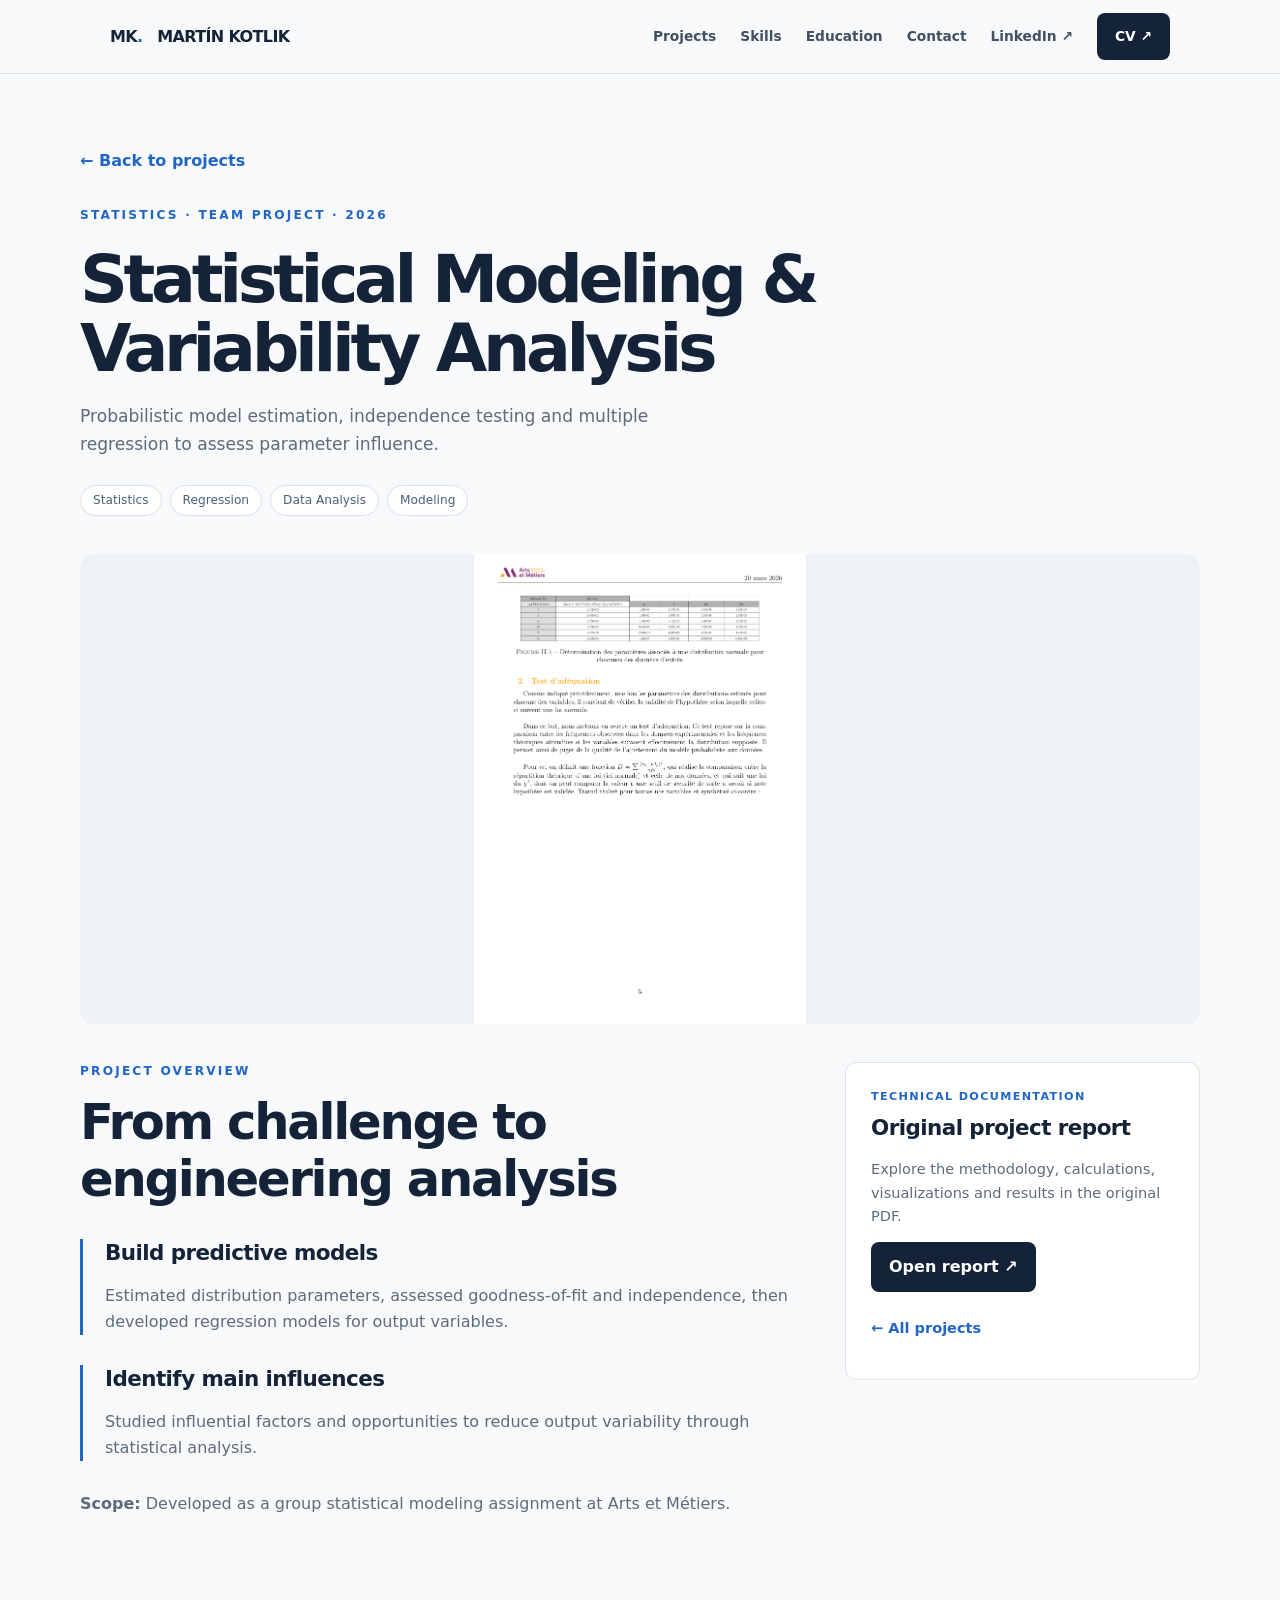
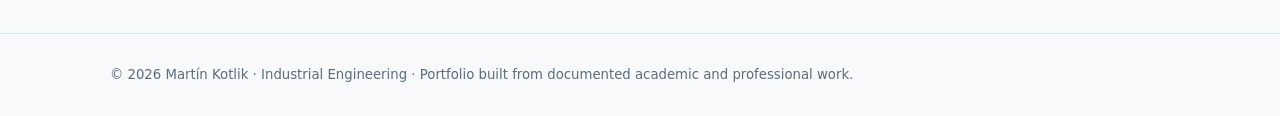
<file: statistics.html>
<!DOCTYPE html>

<html lang="en"><head><meta charset="utf-8"/><meta content="width=device-width, initial-scale=1" name="viewport"/><meta content="#f8f9fb" name="theme-color"/><meta content="Martín Kotlik — Industrial Engineering, operations, energy and technical projects portfolio." name="description"/><title>Statistical Modeling &amp; Variability Analysis | Martín Kotlik</title><link href="style.css" rel="stylesheet"/></head><body><header><nav class="nav"><a class="brand" href="index.html">MK<span style="color:#2266c5">.</span>   MARTÍN KOTLIK</a><div class="links"><a href="index.html#projects">Projects</a><a href="index.html#skills">Skills</a><a href="index.html#education">Education</a><a href="index.html#contact">Contact</a><a href="https://www.linkedin.com/in/mart%C3%ADn-kotlik/" rel="noopener noreferrer" target="_blank">LinkedIn ↗</a><a class="linkbtn" href="cv-martin-kotlik.pdf" rel="noopener" target="_blank">CV ↗</a></div></nav></header><main class="wrap case"><a class="back" href="index.html#projects">← Back to projects</a><div class="eyebrow" style="margin-top:32px">STATISTICS · TEAM PROJECT · 2026</div><h1>Statistical Modeling &amp; Variability Analysis</h1><p class="lead">Probabilistic model estimation, independence testing and multiple regression to assess parameter influence.</p><div class="pills"><span class="pill">Statistics</span><span class="pill">Regression</span><span class="pill">Data Analysis</span><span class="pill">Modeling</span></div><img alt="Project report illustration" class="heroimage" src="statistics.png"/><div class="casecontent"><div><div class="sectionlabel">PROJECT OVERVIEW</div><h2>From challenge to engineering analysis</h2><div class="steps"><h3>Build predictive models</h3><p>Estimated distribution parameters, assessed goodness-of-fit and independence, then developed regression models for output variables.</p></div><div class="steps"><h3>Identify main influences</h3><p>Studied influential factors and opportunities to reduce output variability through statistical analysis.</p></div><p><strong>Scope:</strong> Developed as a group statistical modeling assignment at Arts et Métiers.</p></div><aside class="aside"><div class="small">Technical documentation</div><h3>Original project report</h3><p>Explore the methodology, calculations, visualizations and results in the original PDF.</p><a class="primary" href="statistics.pdf" rel="noopener" target="_blank">Open report ↗</a><p style="margin-top:24px"><a class="back" href="index.html#projects">← All projects</a></p></aside></div></main><footer><div class="wrap">© 2026 Martín Kotlik · Industrial Engineering · Portfolio built from documented academic and professional work.</div></footer></body></html>
</file>
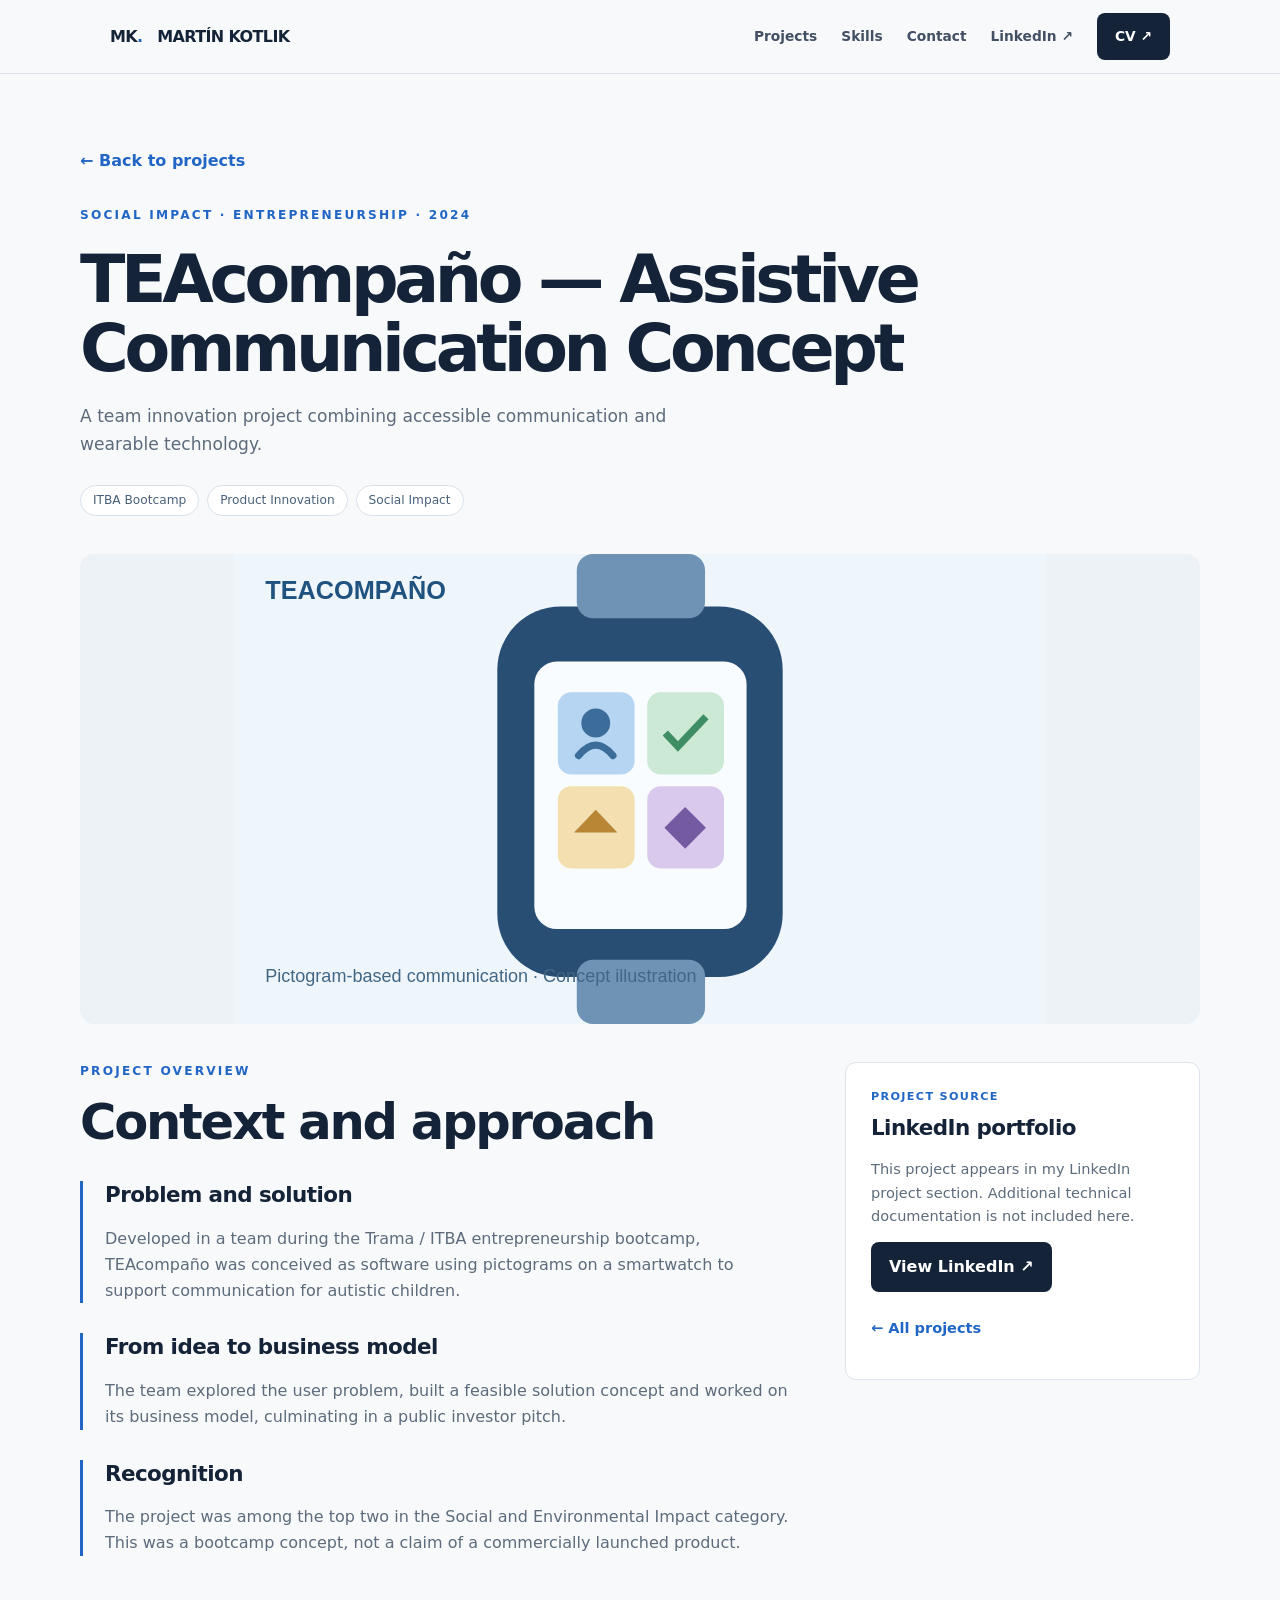
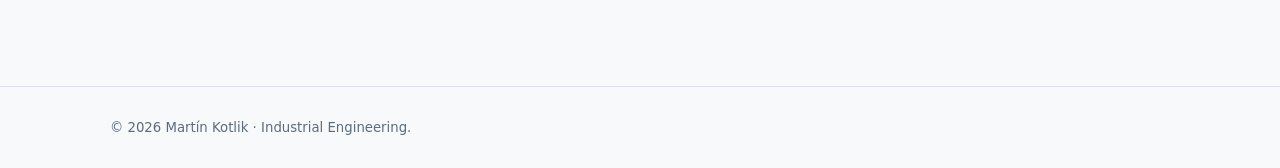
<file: teacompano.html>
<!DOCTYPE html>
<html lang="en"><head><meta charset="utf-8"/><meta content="width=device-width, initial-scale=1" name="viewport"/><title>TEAcompaño — Assistive Communication Concept | Martín Kotlik</title><link href="style.css" rel="stylesheet"/></head><body><header><nav class="nav"><a class="brand" href="index.html">MK<span style="color:#2266c5">.</span>   MARTÍN KOTLIK</a><div class="links"><a href="index.html#projects">Projects</a><a href="index.html#skills">Skills</a><a href="index.html#contact">Contact</a><a href="https://www.linkedin.com/in/mart%C3%ADn-kotlik/" rel="noopener noreferrer" target="_blank">LinkedIn ↗</a><a class="linkbtn" href="cv-martin-kotlik.pdf" rel="noopener" target="_blank">CV ↗</a></div></nav></header><main class="wrap case"><a class="back" href="index.html#projects">← Back to projects</a><div class="eyebrow" style="margin-top:32px">SOCIAL IMPACT · ENTREPRENEURSHIP · 2024</div><h1>TEAcompaño — Assistive Communication Concept</h1><p class="lead">A team innovation project combining accessible communication and wearable technology.</p><div class="pills"><span class="pill">ITBA Bootcamp</span><span class="pill">Product Innovation</span><span class="pill">Social Impact</span></div><img alt="Concept illustration" class="heroimage" src="teacompano.svg"/><div class="casecontent"><div><div class="sectionlabel">PROJECT OVERVIEW</div><h2>Context and approach</h2><div class="steps"><h3>Problem and solution</h3><p>Developed in a team during the Trama / ITBA entrepreneurship bootcamp, TEAcompaño was conceived as software using pictograms on a smartwatch to support communication for autistic children.</p></div><div class="steps"><h3>From idea to business model</h3><p>The team explored the user problem, built a feasible solution concept and worked on its business model, culminating in a public investor pitch.</p></div><div class="steps"><h3>Recognition</h3><p>The project was among the top two in the Social and Environmental Impact category. This was a bootcamp concept, not a claim of a commercially launched product.</p></div></div><aside class="aside"><div class="small">Project source</div><h3>LinkedIn portfolio</h3><p>This project appears in my LinkedIn project section. Additional technical documentation is not included here.</p><a class="primary" href="https://www.linkedin.com/in/mart%C3%ADn-kotlik/" rel="noopener noreferrer" target="_blank">View LinkedIn ↗</a><p style="margin-top:24px"><a class="back" href="index.html#projects">← All projects</a></p></aside></div></main><footer><div class="wrap">© 2026 Martín Kotlik · Industrial Engineering.</div></footer></body></html>
</file>
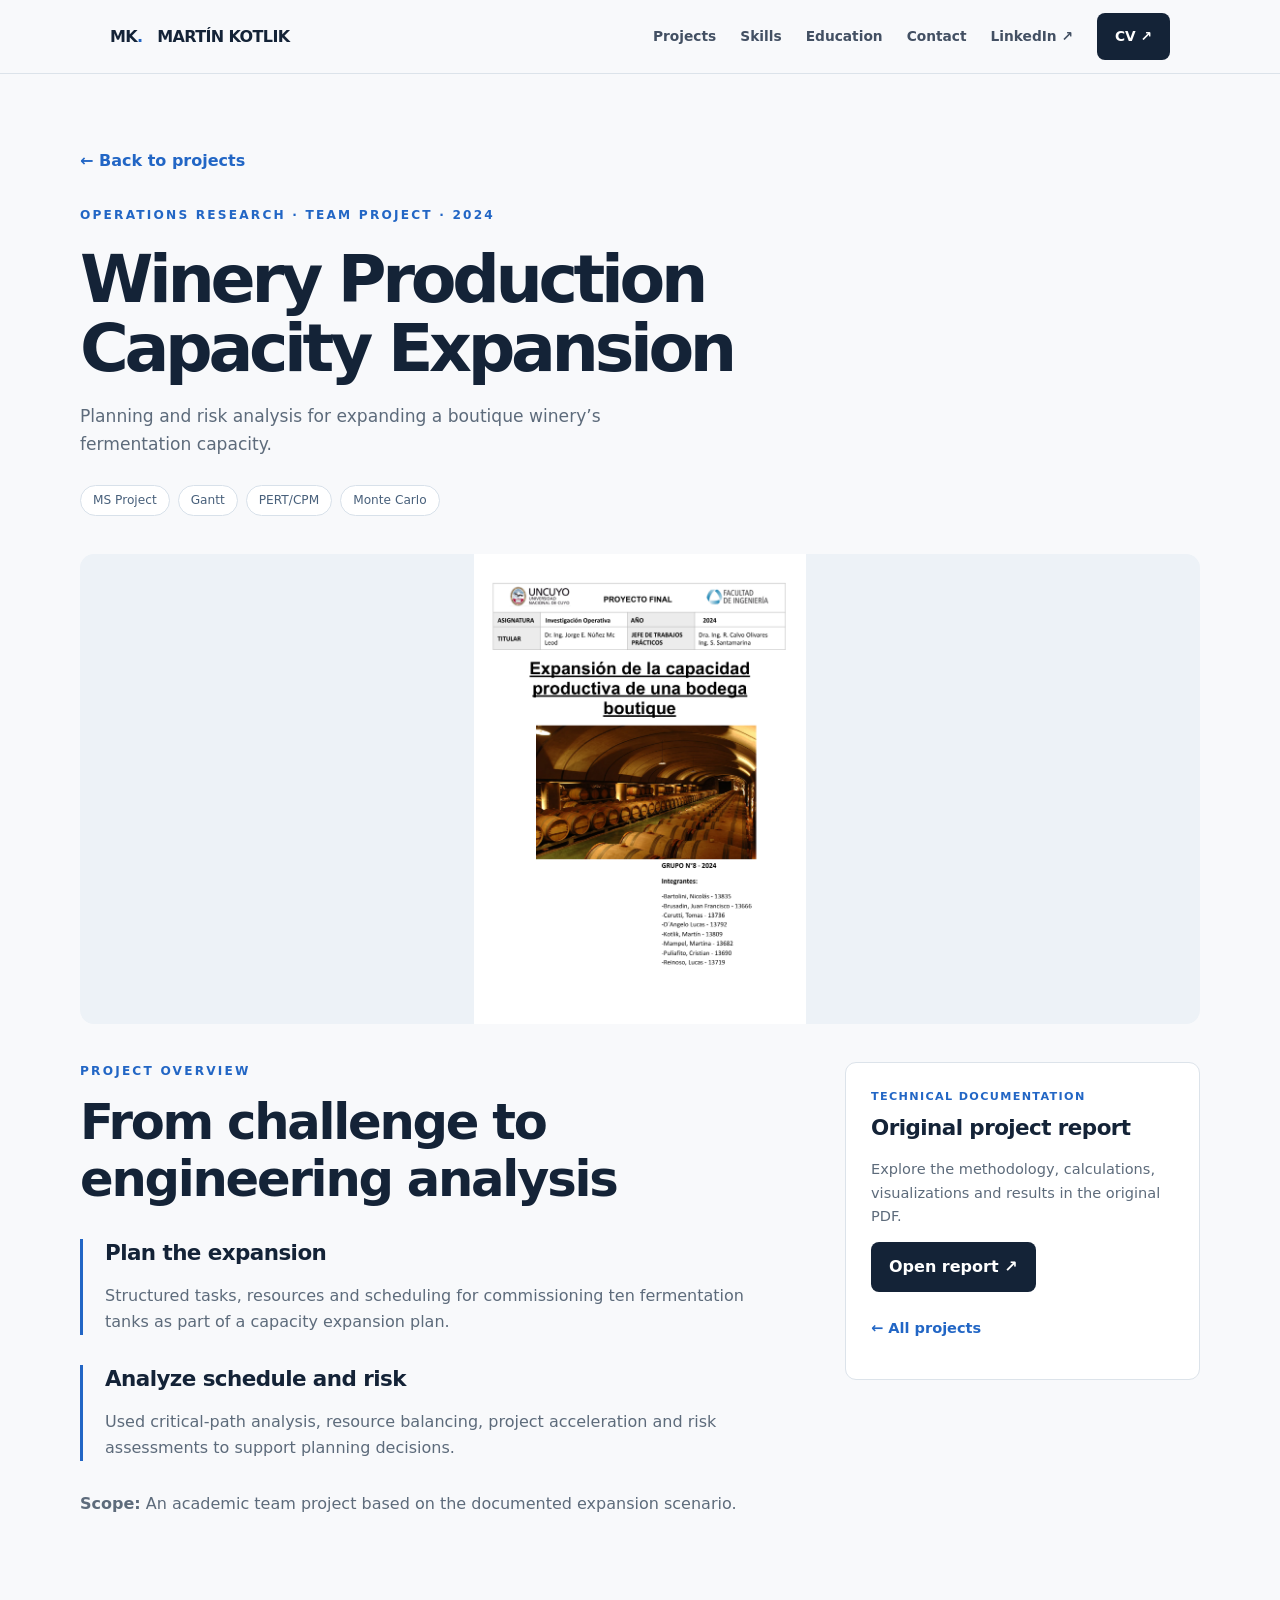
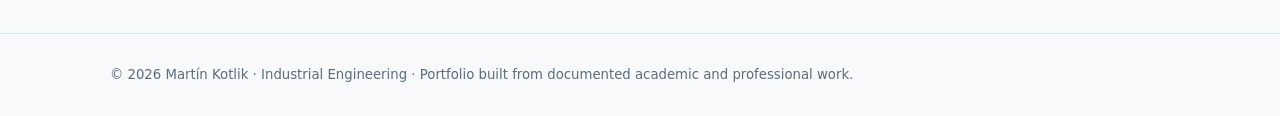
<file: winery.html>
<!DOCTYPE html>

<html lang="en"><head><meta charset="utf-8"/><meta content="width=device-width, initial-scale=1" name="viewport"/><meta content="#f8f9fb" name="theme-color"/><meta content="Martín Kotlik — Industrial Engineering, operations, energy and technical projects portfolio." name="description"/><title>Winery Production Capacity Expansion | Martín Kotlik</title><link href="style.css" rel="stylesheet"/></head><body><header><nav class="nav"><a class="brand" href="index.html">MK<span style="color:#2266c5">.</span>   MARTÍN KOTLIK</a><div class="links"><a href="index.html#projects">Projects</a><a href="index.html#skills">Skills</a><a href="index.html#education">Education</a><a href="index.html#contact">Contact</a><a href="https://www.linkedin.com/in/mart%C3%ADn-kotlik/" rel="noopener noreferrer" target="_blank">LinkedIn ↗</a><a class="linkbtn" href="cv-martin-kotlik.pdf" rel="noopener" target="_blank">CV ↗</a></div></nav></header><main class="wrap case"><a class="back" href="index.html#projects">← Back to projects</a><div class="eyebrow" style="margin-top:32px">OPERATIONS RESEARCH · TEAM PROJECT · 2024</div><h1>Winery Production Capacity Expansion</h1><p class="lead">Planning and risk analysis for expanding a boutique winery’s fermentation capacity.</p><div class="pills"><span class="pill">MS Project</span><span class="pill">Gantt</span><span class="pill">PERT/CPM</span><span class="pill">Monte Carlo</span></div><img alt="Project report illustration" class="heroimage" src="winery.png"/><div class="casecontent"><div><div class="sectionlabel">PROJECT OVERVIEW</div><h2>From challenge to engineering analysis</h2><div class="steps"><h3>Plan the expansion</h3><p>Structured tasks, resources and scheduling for commissioning ten fermentation tanks as part of a capacity expansion plan.</p></div><div class="steps"><h3>Analyze schedule and risk</h3><p>Used critical-path analysis, resource balancing, project acceleration and risk assessments to support planning decisions.</p></div><p><strong>Scope:</strong> An academic team project based on the documented expansion scenario.</p></div><aside class="aside"><div class="small">Technical documentation</div><h3>Original project report</h3><p>Explore the methodology, calculations, visualizations and results in the original PDF.</p><a class="primary" href="winery.pdf" rel="noopener" target="_blank">Open report ↗</a><p style="margin-top:24px"><a class="back" href="index.html#projects">← All projects</a></p></aside></div></main><footer><div class="wrap">© 2026 Martín Kotlik · Industrial Engineering · Portfolio built from documented academic and professional work.</div></footer></body></html>
</file>
<file: style.css>
:root{--bg:#f8f9fb;--paper:#fff;--ink:#142337;--muted:#5d6b7b;--blue:#2266c5;--line:#dce3ea}*{box-sizing:border-box}html{scroll-behavior:smooth}body{margin:0;background:var(--bg);color:var(--ink);font-family:Inter,ui-sans-serif,system-ui,-apple-system,BlinkMacSystemFont,"Segoe UI",sans-serif;line-height:1.62}a{color:inherit;text-decoration:none}a:hover{color:var(--blue)}header{position:sticky;top:0;z-index:10;background:#f8f9fbed;backdrop-filter:blur(14px);border-bottom:1px solid var(--line)}.nav,.wrap{max-width:1120px;margin:auto;padding:0 30px}.nav{display:flex;align-items:center;justify-content:space-between;min-height:73px;gap:20px}.brand{font-weight:800;letter-spacing:-.04em}.links{display:flex;gap:24px;align-items:center;font-size:.86rem;font-weight:600;color:#435063}.linkbtn,.primary{background:var(--ink);color:#fff!important;padding:12px 18px;border-radius:8px;display:inline-block;font-weight:700}.linkbtn:hover,.primary:hover{background:var(--blue)}.secondary{border:1px solid #bdc9d7;padding:12px 18px;border-radius:8px;font-weight:700;display:inline-block}.hero{padding:104px 0 88px;display:grid;grid-template-columns:1.25fr .75fr;align-items:center;gap:70px}.eyebrow,.sectionlabel{font-size:.76rem;text-transform:uppercase;font-weight:800;letter-spacing:.18em;color:var(--blue)}h1{font-size:clamp(3rem,6.7vw,5.6rem);letter-spacing:-.065em;line-height:1.04;margin:19px 0 20px}h2{font-size:clamp(1.95rem,4vw,3.1rem);line-height:1.16;letter-spacing:-.045em;margin:12px 0 24px}h3{font-size:1.34rem;line-height:1.32;letter-spacing:-.026em;margin:8px 0 13px}.lead{font-size:1.07rem;color:var(--muted);max-width:600px}.actions{display:flex;gap:12px;flex-wrap:wrap;margin:27px 0}.portrait{border-radius:16px;aspect-ratio:4/5;width:100%;object-fit:cover;object-position:50% 20%;box-shadow:18px 18px 0 #e1eaf6}.pills{display:flex;flex-wrap:wrap;gap:8px;margin-top:26px}.pill{font-size:.76rem;border:1px solid #d8e1ea;border-radius:99px;padding:5px 12px;color:#48607b;background:#fff}section{padding:79px 0;border-top:1px solid var(--line)}.intro{max-width:750px;color:var(--muted);font-size:1.03rem}.grid{display:grid;grid-template-columns:1fr 1fr;gap:22px;margin-top:38px}.card{background:#fff;border:1px solid var(--line);border-radius:12px;overflow:hidden;display:flex;flex-direction:column;transition:transform .2s,box-shadow .2s}.card:hover{transform:translateY(-3px);box-shadow:0 14px 32px #16294013}.thumb{height:235px;width:100%;object-fit:contain;background:#e9eff5;padding:8px}.cardbody{padding:25px;display:flex;flex-direction:column;flex:1}.cardbody p{color:var(--muted);font-size:.94rem;flex:1}.small{color:var(--blue);font-size:.7rem;letter-spacing:.12em;font-weight:800;text-transform:uppercase}.read{font-size:.91rem;font-weight:800;color:var(--blue);margin-top:17px}.cols{display:grid;grid-template-columns:1fr 1fr;gap:52px}.entry{padding:19px 0;border-bottom:1px solid var(--line)}.entry:last-child{border:0}.entry h3{margin-bottom:5px}.entry p{margin:5px 0;color:var(--muted)}.meta{font-size:.83rem;color:var(--blue);font-weight:750}.skilllist{display:flex;flex-wrap:wrap;gap:9px}.skilllist span{background:#fff;border:1px solid var(--line);border-radius:8px;padding:7px 12px;font-size:.86rem}.certs{display:grid;grid-template-columns:repeat(3,1fr);gap:18px;margin-top:30px}.cert{padding:22px;background:#fff;border:1px solid var(--line);border-radius:10px}.cert h3{font-size:1.03rem}.cert p{color:var(--muted);font-size:.88rem}.contact{background:#ebf2fa;border-radius:17px;padding:43px;margin-bottom:70px}footer{padding:30px 0;color:var(--muted);font-size:.83rem;border-top:1px solid var(--line)}.case{padding:74px 0 100px}.case .heroimage{display:block;width:100%;max-height:470px;object-fit:contain;background:#edf2f7;border-radius:14px;margin:38px 0}.case h1{font-size:clamp(2.5rem,5.2vw,4.6rem);max-width:900px}.casecontent{display:grid;grid-template-columns:2fr 1fr;gap:55px}.casecontent p{color:var(--muted)}.steps{border-left:3px solid var(--blue);padding-left:22px;margin:30px 0}.steps h3{margin-bottom:0}.aside{background:#fff;border:1px solid var(--line);border-radius:11px;padding:25px;align-self:start}.aside p{font-size:.91rem}.back{color:var(--blue);font-weight:700}.lang{color:var(--muted)}@media(max-width:790px){.hero,.cols,.casecontent{grid-template-columns:1fr}.hero{padding:54px 0;gap:30px}.portrait{max-width:340px}.grid{grid-template-columns:1fr}.certs{grid-template-columns:1fr 1fr}.links{gap:12px;font-size:.78rem}.links a:nth-child(2),.links a:nth-child(3){display:none}.nav,.wrap{padding-left:20px;padding-right:20px}.contact{padding:25px}}@media(max-width:420px){.certs{grid-template-columns:1fr}.hero{padding-top:44px}h1{font-size:3rem}}

.photo-thumb{object-fit:cover;padding:0}.experience-photo{margin:18px 0}.experience-photo img{display:block;width:100%;max-height:320px;object-fit:cover;border-radius:10px}.experience-photo figcaption,.gallery figcaption{font-size:.78rem;color:var(--muted);margin-top:7px}.gallery{display:grid;grid-template-columns:1fr 1fr;gap:18px;margin:30px 0}.gallery figure{margin:0}.gallery img{width:100%;height:340px;object-fit:cover;border-radius:12px}@media(max-width:650px){.gallery{grid-template-columns:1fr}.gallery img{height:auto;max-height:450px}}

.project-category{margin-top:52px}.category-heading{font-size:1.65rem;margin-bottom:7px}.category-desc{color:var(--muted);margin:0 0 10px}.project-category .grid{margin-top:22px}.project-category .thumb{height:215px}

/* V6 portfolio improvements */
.experience-list{display:grid;gap:20px;margin:30px 0 10px}.experience-feature{border:1px solid #dfe6ee;border-radius:18px;padding:28px;background:#fff}.experience-feature h3{font-size:1.45rem;margin:10px 0}.experience-feature p{line-height:1.75;color:#46536a;max-width:850px}.experience-tags{display:flex;gap:8px;flex-wrap:wrap;margin:18px 0}.experience-tags span{background:#edf3fc;padding:6px 10px;border-radius:20px;color:#315c90;font-size:.82rem}.experience-wide{display:block;max-height:340px;width:100%;object-fit:cover;border-radius:12px;margin-top:14px}.education-gallery,.case-gallery{display:grid;grid-template-columns:repeat(2,minmax(0,1fr));gap:16px;margin-top:28px}.education-gallery figure,.case-gallery figure{margin:0}.education-gallery img,.case-gallery img{width:100%;height:260px;object-fit:cover;border-radius:12px}.education-gallery figcaption,.case-gallery figcaption{font-size:.83rem;color:#657187;padding-top:7px}.case-gallery{margin:30px 0 60px}.hero .portrait{object-position:center 34%}@media(max-width:650px){.education-gallery,.case-gallery{grid-template-columns:1fr}.education-gallery img,.case-gallery img{height:230px}.experience-feature{padding:20px}}
</file>
